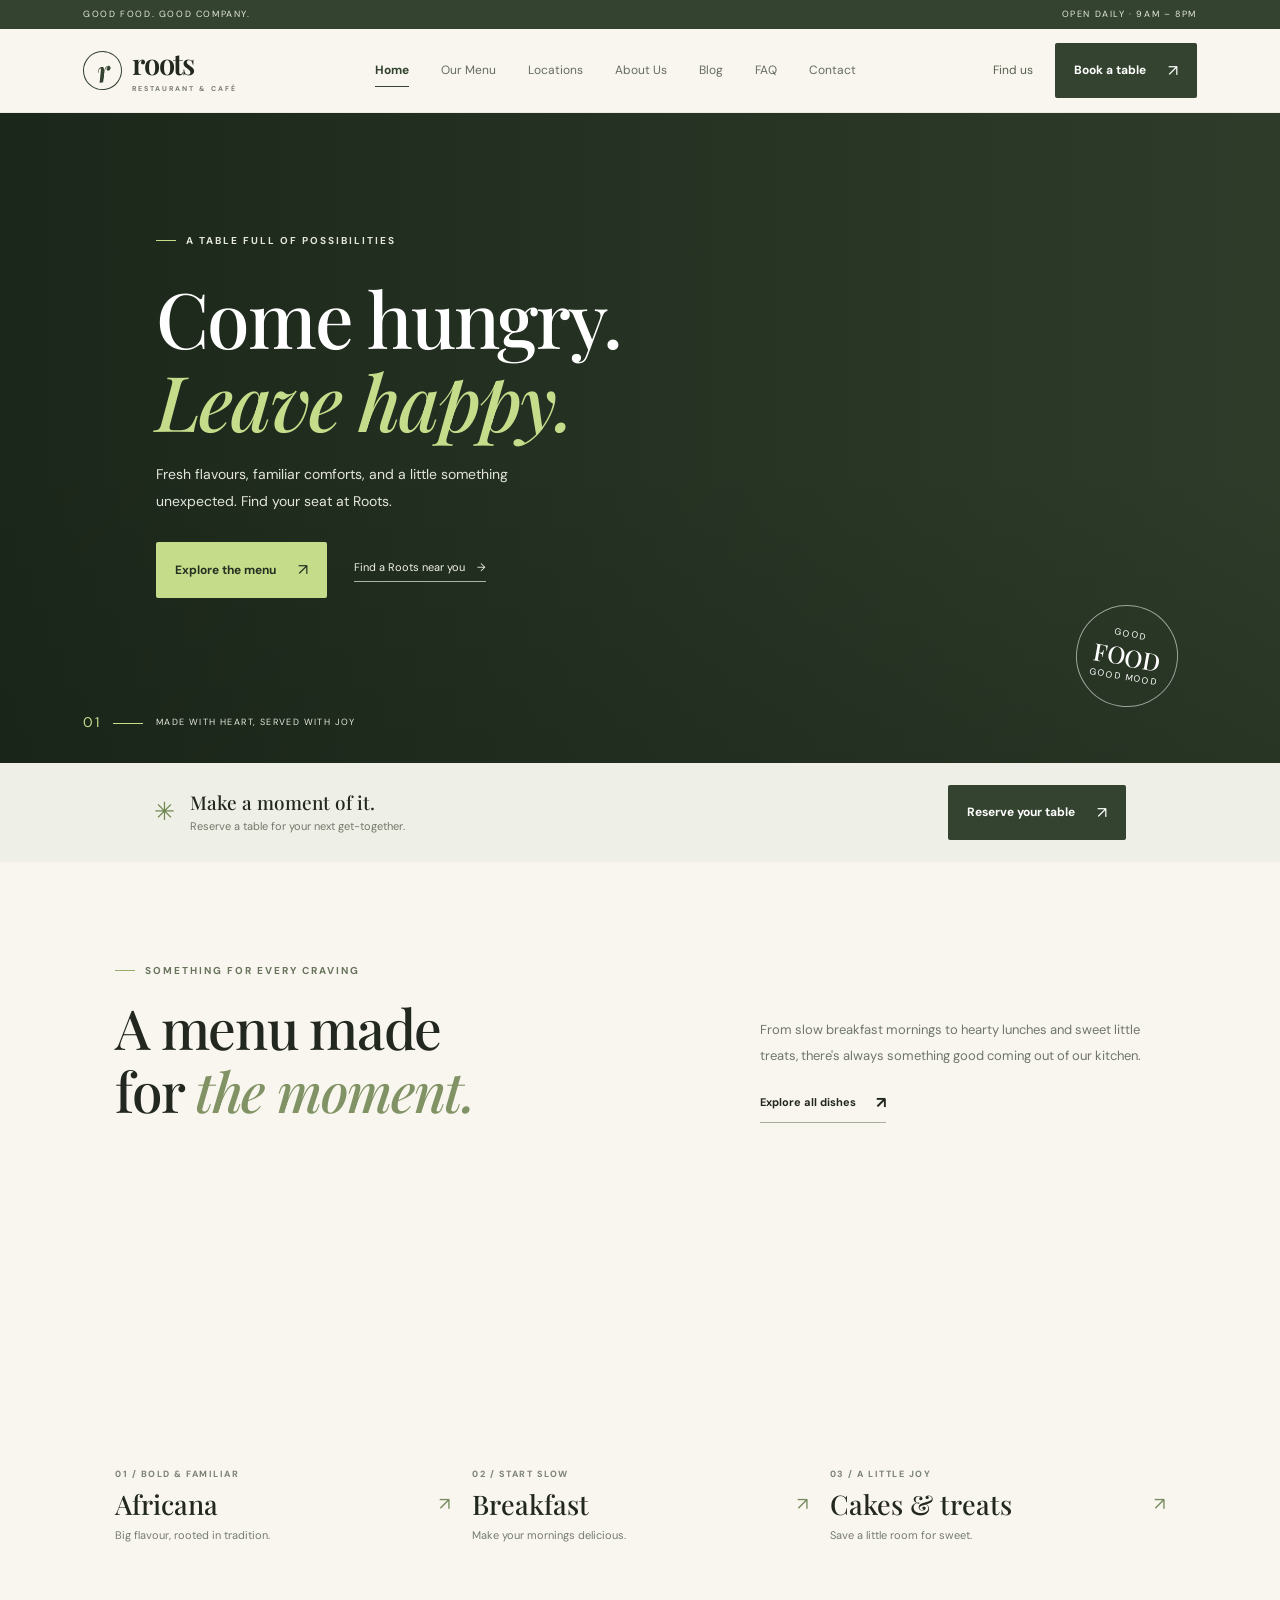
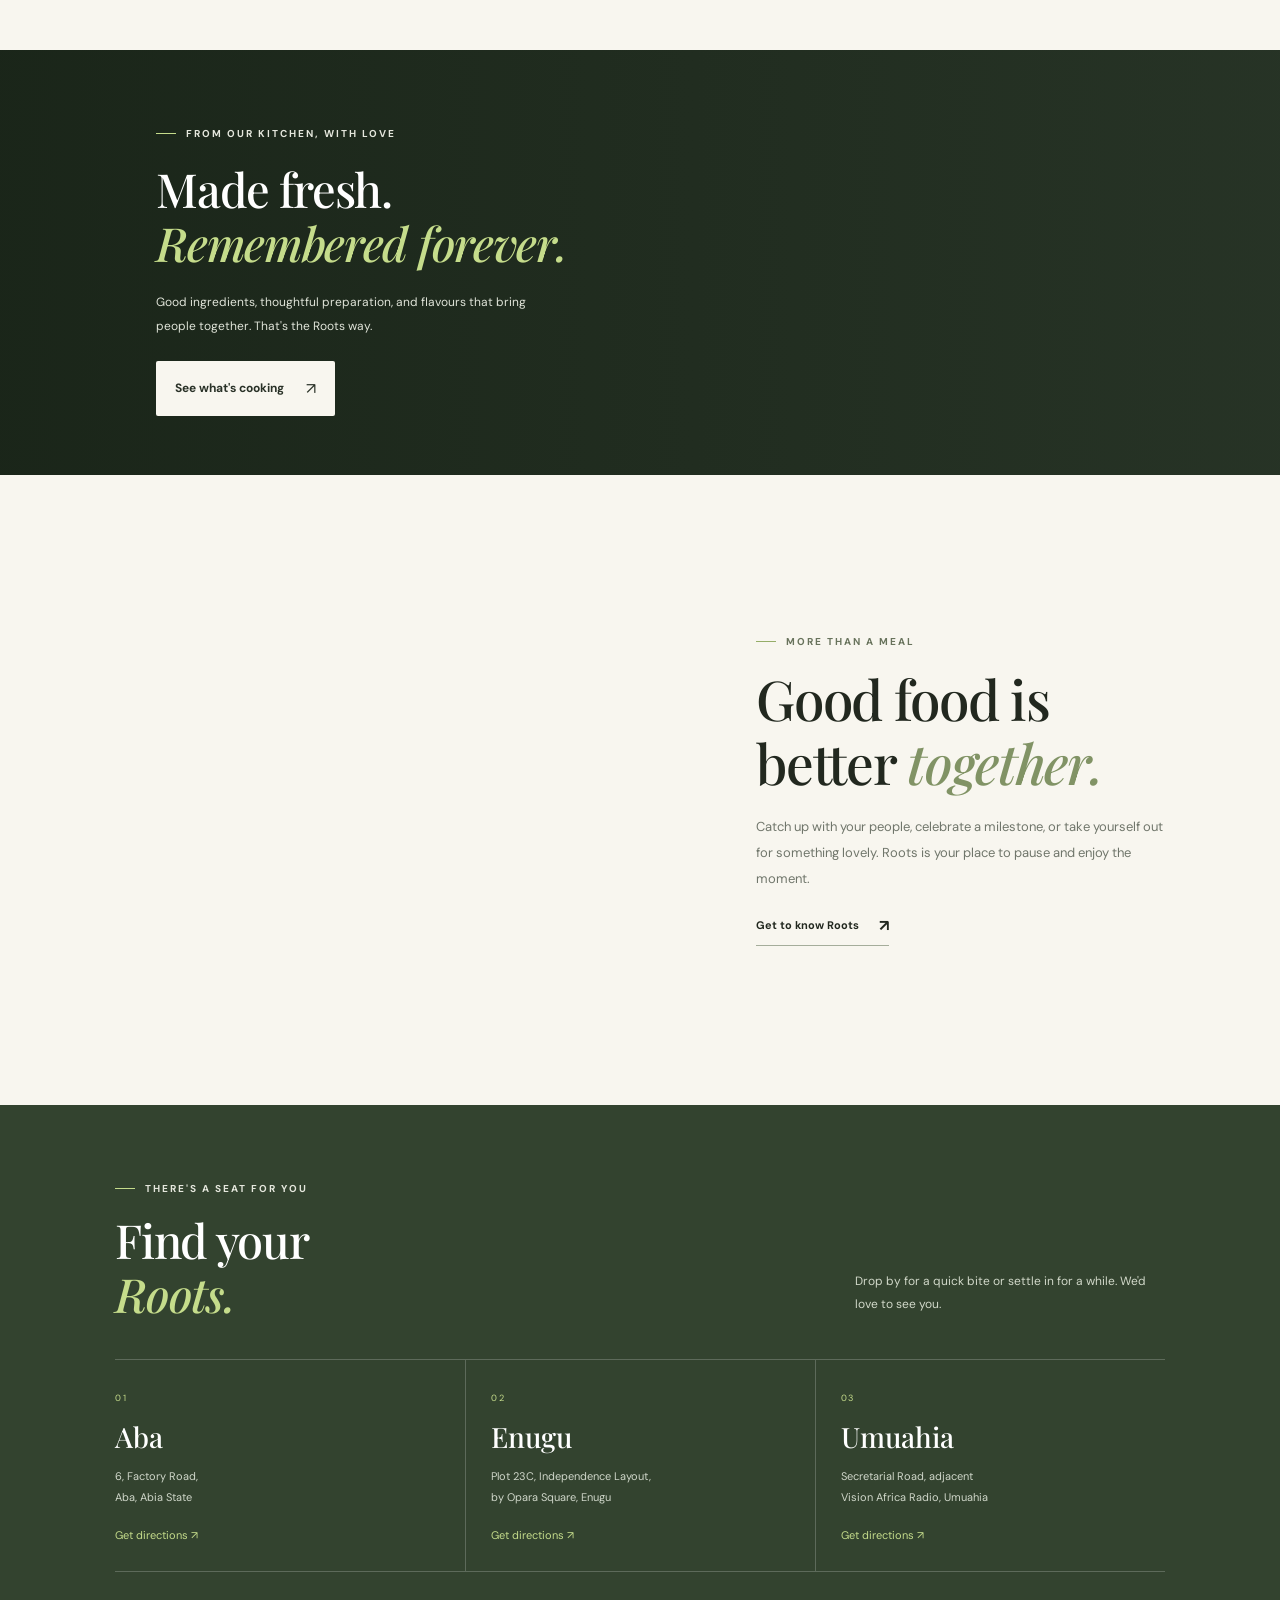
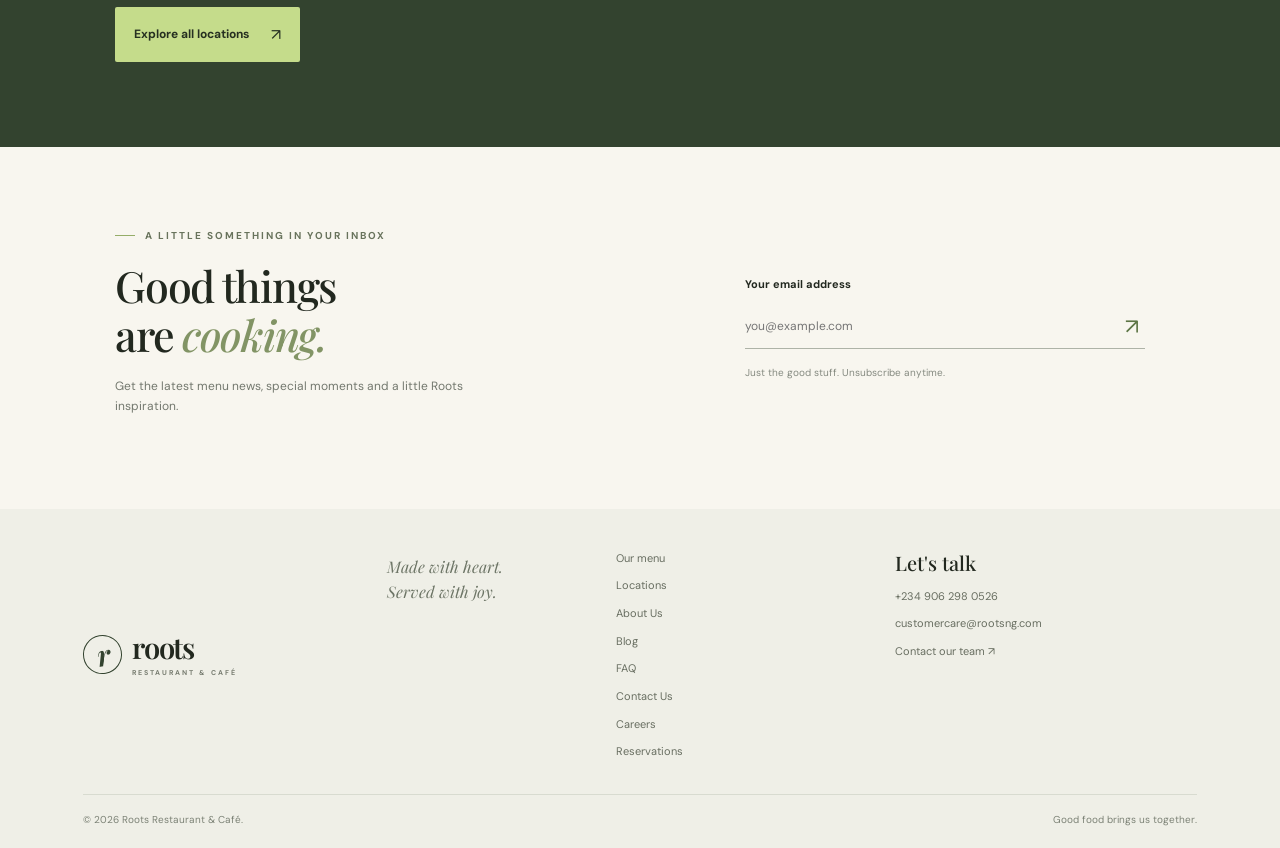
<file: index.html>
<!DOCTYPE html>
<html lang="en">
  <head>
    <meta charset="utf-8">
    <meta content="width=device-width,initial-scale=1" name="viewport">
    <meta content="Roots Restaurant &amp; Cafe — delicious food, warm hospitality and memorable moments." name="description">
    <title>Roots Restaurant & Café — Good food. Good company.</title>
    <link href="https://images.unsplash.com" rel="preconnect">
    <link href="style.css" rel="stylesheet">
    <script defer="" src="script.js"></script>
  </head>
  <body>
    <div class="announcement">
      <span>GOOD FOOD. GOOD COMPANY.</span>
      <span>OPEN DAILY · 9AM – 8PM</span>
    </div>
    <header class="header">
      <a class="logo" href="index.html">
        <span class="logo-leaf">r</span>
        <span>
          roots
          <small>RESTAURANT & CAFÉ</small>
        </span>
      </a>
      <button aria-expanded="false" aria-label="Open menu" class="menu-toggle">
        <i></i>
        <i></i>
        <i></i>
      </button>
      <nav class="nav">
        <a class="active" href="index.html">Home</a>
        <a href="menu.html">Our Menu</a>
        <a href="location.html">Locations</a>
        <a href="about.html">About Us</a>
        <a href="blog.html">Blog</a>
        <a href="faq.html">FAQ</a>
        <a href="contact.html">Contact</a>
        <a class="mobile-find-us" href="location.html">Find Us</a>
      </nav>
      <div class="header-cta">
        <a class="text-cta" href="location.html">Find us</a>
        <a class="button button-dark" href="reservation.html">
          Book a table
          <span>↗</span>
        </a>
      </div>
    </header>
    <main>
      <section class="hero">
        <div class="hero-bg"></div>
        <div class="hero-overlay"></div>
        <div class="hero-content">
          <div class="kicker kicker-light">
            <span></span>
            A TABLE FULL OF POSSIBILITIES
          </div>
          <h1>
            Come hungry.
            <br>
            <em>Leave happy.</em>
          </h1>
          <p>Fresh flavours, familiar comforts, and a little something unexpected. Find your seat at Roots.</p>
          <div class="hero-actions">
            <a class="button button-green" href="menu.html">
              Explore the menu
              <span>↗</span>
            </a>
            <a class="hero-link" href="location.html">
              Find a Roots near you
              <span>→</span>
            </a>
          </div>
        </div>
        <div class="hero-caption">
          <span>01</span>
          <span class="caption-line"></span>
          <span>MADE WITH HEART, SERVED WITH JOY</span>
        </div>
        <div class="hero-stamp">
          <span>GOOD</span>
          <b>FOOD</b>
          <span>GOOD MOOD</span>
        </div>
      </section>
      <section class="booking-strip">
        <div class="strip-copy">
          <span class="strip-icon">✳</span>
          <span>
            <b>Make a moment of it.</b>
            <small>Reserve a table for your next get-together.</small>
          </span>
        </div>
        <a class="button button-dark" href="reservation.html">
          Reserve your table
          <span>↗</span>
        </a>
      </section>
      <section class="section menu-intro">
        <div class="section-top">
          <div>
            <div class="kicker">
              <span></span>
              SOMETHING FOR EVERY CRAVING
            </div>
            <h2>
              A menu made
              <br>
              for
              <em>the moment.</em>
            </h2>
          </div>
          <div class="intro-text">
            <p>From slow breakfast mornings to hearty lunches and sweet little treats, there's always something good coming out of our kitchen.</p>
            <a class="under-link" href="menu.html">
              Explore all dishes
              <span>↗</span>
            </a>
          </div>
        </div>
        <div class="category-grid">
          <a class="category-card category-africana" href="menu.html#africana">
            <div class="category-img"></div>
            <span class="category-number">01 / BOLD & FAMILIAR</span>
            <div class="category-bottom">
              <h3>Africana</h3>
              <span>↗</span>
            </div>
            <p>Big flavour, rooted in tradition.</p>
          </a>
          <a class="category-card category-breakfast" href="menu.html#breakfast">
            <div class="category-img"></div>
            <span class="category-number">02 / START SLOW</span>
            <div class="category-bottom">
              <h3>Breakfast</h3>
              <span>↗</span>
            </div>
            <p>Make your mornings delicious.</p>
          </a>
          <a class="category-card category-cakes" href="menu.html#cakes">
            <div class="category-img"></div>
            <span class="category-number">03 / A LITTLE JOY</span>
            <div class="category-bottom">
              <h3>Cakes & treats</h3>
              <span>↗</span>
            </div>
            <p>Save a little room for sweet.</p>
          </a>
        </div>
      </section>
      <section class="specials">
        <div class="specials-image"></div>
        <div class="specials-content">
          <div class="kicker kicker-light">
            <span></span>
            FROM OUR KITCHEN, WITH LOVE
          </div>
          <h2>
            Made fresh.
            <br>
            <em>Remembered forever.</em>
          </h2>
          <p>Good ingredients, thoughtful preparation, and flavours that bring people together. That's the Roots way.</p>
          <a class="button button-light" href="menu.html">
            See what's cooking
            <span>↗</span>
          </a>
        </div>
      </section>
      <section class="section experience">
        <div class="experience-image"></div>
        <div class="experience-copy">
          <div class="kicker">
            <span></span>
            MORE THAN A MEAL
          </div>
          <h2>
            Good food is
            <br>
            better
            <em>together.</em>
          </h2>
          <p>Catch up with your people, celebrate a milestone, or take yourself out for something lovely. Roots is your place to pause and enjoy the moment.</p>
          <a class="under-link" href="about.html">
            Get to know Roots
            <span>↗</span>
          </a>
        </div>
      </section>
      <section class="locations">
        <div class="section">
          <div class="kicker kicker-light">
            <span></span>
            THERE'S A SEAT FOR YOU
          </div>
          <div class="location-heading">
            <h2>
              Find your
              <br>
              <em>Roots.</em>
            </h2>
            <p>Drop by for a quick bite or settle in for a while. We'd love to see you.</p>
          </div>
          <div class="location-grid">
            <article>
              <span class="location-num">01</span>
              <h3>Aba</h3>
              <p>
                6, Factory Road,
                <br>
                Aba, Abia State
              </p>
              <a href="location.html#aba">Get directions ↗</a>
            </article>
            <article>
              <span class="location-num">02</span>
              <h3>Enugu</h3>
              <p>
                Plot 23C, Independence Layout,
                <br>
                by Opara Square, Enugu
              </p>
              <a href="location.html#enugu">Get directions ↗</a>
            </article>
            <article>
              <span class="location-num">03</span>
              <h3>Umuahia</h3>
              <p>
                Secretarial Road, adjacent
                <br>
                Vision Africa Radio, Umuahia
              </p>
              <a href="location.html#umuahia">Get directions ↗</a>
            </article>
          </div>
          <a class="button button-green" href="location.html">
            Explore all locations
            <span>↗</span>
          </a>
        </div>
      </section>
      <section class="newsletter section">
        <div>
          <div class="kicker">
            <span></span>
            A LITTLE SOMETHING IN YOUR INBOX
          </div>
          <h2>
            Good things
            <br>
            are
            <em>cooking.</em>
          </h2>
          <p>Get the latest menu news, special moments and a little Roots inspiration.</p>
        </div>
        <form id="newsletter-form">
          <label for="email">Your email address</label>
          <div class="email-row">
            <input id="email" placeholder="you@example.com" required="" type="email">
            <button aria-label="Subscribe" type="submit">↗</button>
          </div>
          <small>Just the good stuff. Unsubscribe anytime.</small>
        </form>
      </section>
    </main>
    <footer class="footer">
      <div class="footer-main">
        <a class="logo" href="index.html">
          <span class="logo-leaf">r</span>
          <span>
            roots
            <small>RESTAURANT & CAFÉ</small>
          </span>
        </a>
        <p>
          Made with heart.
          <br>
          Served with joy.
        </p>
        <div class="footer-links">
          <a href="menu.html">Our menu</a>
          <a href="location.html">Locations</a>
          <a href="about.html">About Us</a>
          <a href="blog.html">Blog</a>
          <a href="faq.html">FAQ</a>
          <a href="contact.html">Contact Us</a>
          <a href="careers.html">Careers</a>
          <a href="reservation.html">Reservations</a>
        </div>
        <div class="footer-contact">
          <b>Let's talk</b>
          <a href="tel:+2349062980526">+234 906 298 0526</a>
          <a href="mailto:customercare@rootsng.com">customercare@rootsng.com</a>
          <a href="contact.html">Contact our team ↗</a>
        </div>
      </div>
      <div class="footer-bottom">
        <span>© 2026 Roots Restaurant & Café.</span>
        <span>Good food brings us together.</span>
      </div>
    </footer>
    <div aria-live="polite" class="toast" role="status"></div>
  </body>
</html>
</file>
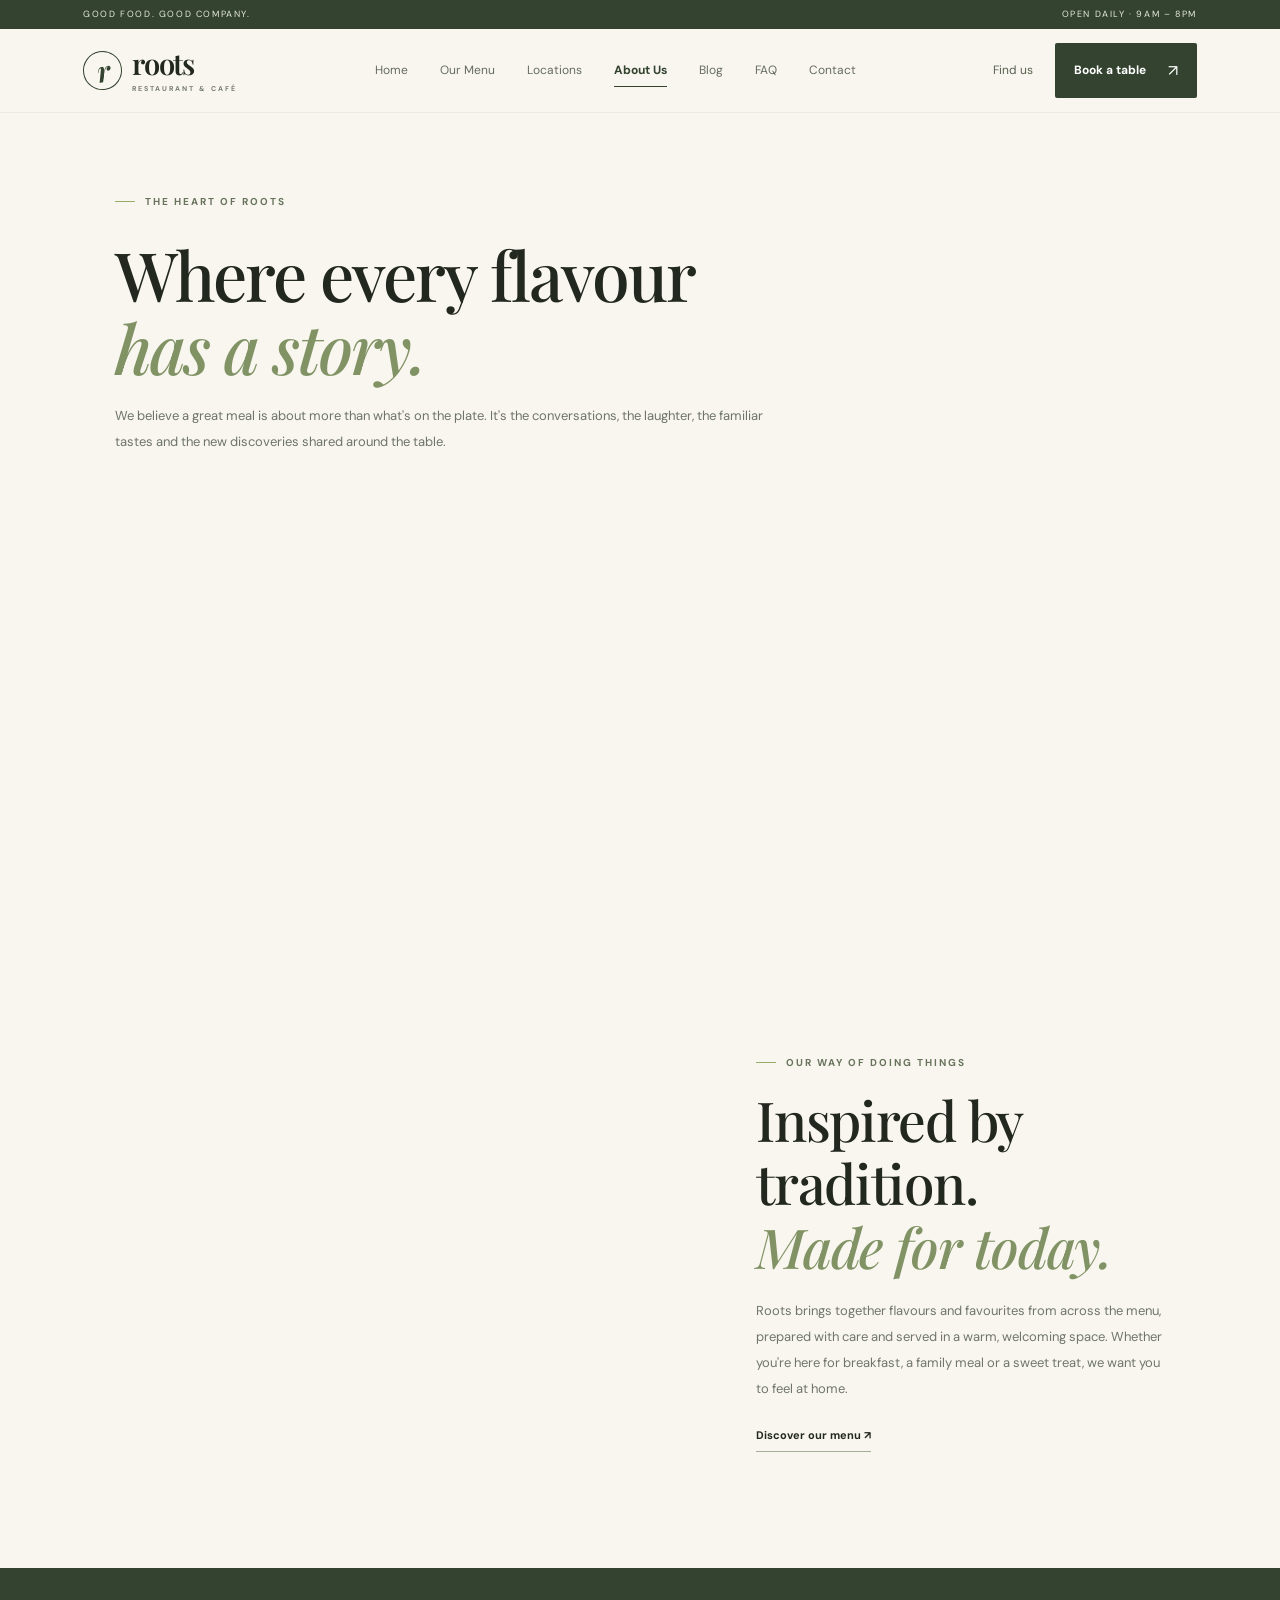
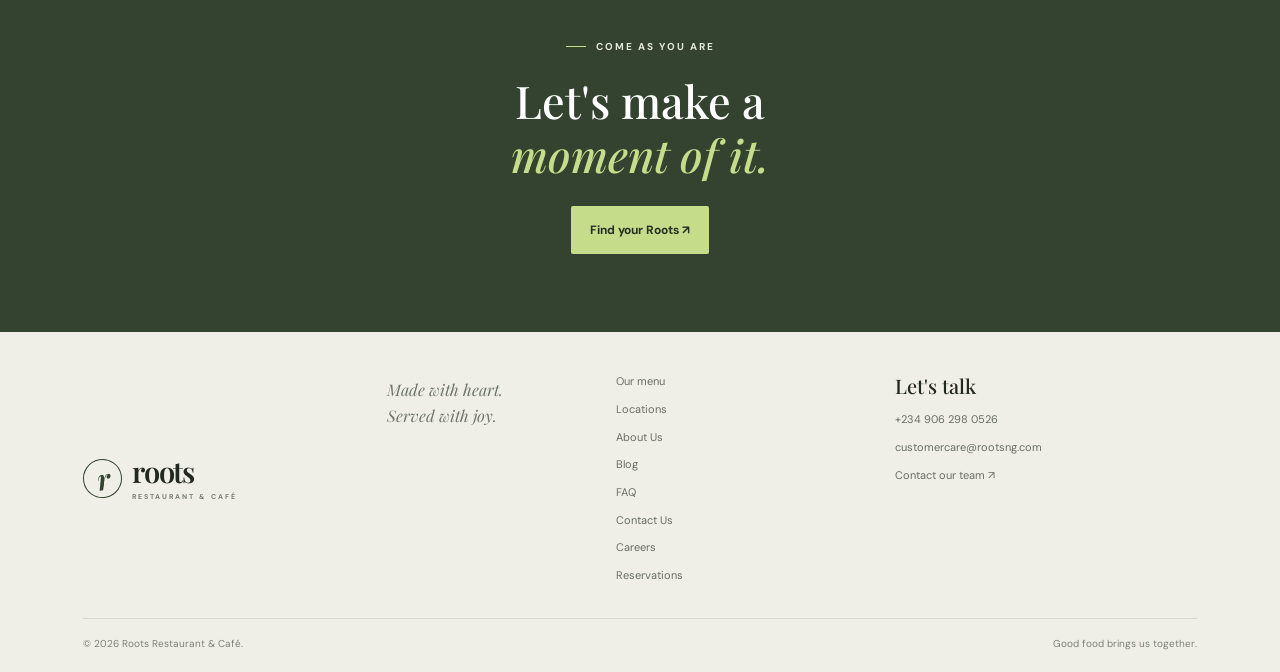
<file: about.html>
<!DOCTYPE html>
<html lang="en">
  <head>
    <meta charset="utf-8">
    <meta content="width=device-width,initial-scale=1" name="viewport">
    <title>Our Story — Roots Restaurant & Café</title>
    <link href="style.css" rel="stylesheet">
    <script defer="" src="script.js"></script>
  </head>
  <body>
    <div class="announcement">
      <span>GOOD FOOD. GOOD COMPANY.</span>
      <span>OPEN DAILY · 9AM – 8PM</span>
    </div>
    <header class="header">
      <a class="logo" href="index.html">
        <span class="logo-leaf">r</span>
        <span>
          roots
          <small>RESTAURANT & CAFÉ</small>
        </span>
      </a>
      <button aria-expanded="false" aria-label="Open menu" class="menu-toggle">
        <i></i>
        <i></i>
        <i></i>
      </button>
      <nav class="nav">
        <a href="index.html">Home</a>
        <a href="menu.html">Our Menu</a>
        <a href="location.html">Locations</a>
        <a class="active" href="about.html">About Us</a>
        <a href="blog.html">Blog</a>
        <a href="faq.html">FAQ</a>
        <a href="contact.html">Contact</a>
        <a class="mobile-find-us" href="location.html">Find Us</a>
      </nav>
      <div class="header-cta">
        <a class="text-cta" href="location.html">Find us</a>
        <a class="button button-dark" href="reservation.html">
          Book a table
          <span>↗</span>
        </a>
      </div>
    </header>
    <main>
      <section class="about-hero">
        <div class="kicker">
          <span></span>
          THE HEART OF ROOTS
        </div>
        <h1>
          Where every flavour
          <br>
          <em>has a story.</em>
        </h1>
        <p>We believe a great meal is about more than what's on the plate. It's the conversations, the laughter, the familiar tastes and the new discoveries shared around the table.</p>
        <div class="about-wide-image"></div>
      </section>
      <section class="section experience about-experience">
        <div class="experience-image"></div>
        <div class="experience-copy">
          <div class="kicker">
            <span></span>
            OUR WAY OF DOING THINGS
          </div>
          <h2>
            Inspired by tradition.
            <br>
            <em>Made for today.</em>
          </h2>
          <p>Roots brings together flavours and favourites from across the menu, prepared with care and served in a warm, welcoming space. Whether you're here for breakfast, a family meal or a sweet treat, we want you to feel at home.</p>
          <a class="under-link" href="menu.html">Discover our menu ↗</a>
        </div>
      </section>
      <section class="callout">
        <div class="kicker kicker-light">
          <span></span>
          COME AS YOU ARE
        </div>
        <h2>
          Let's make a
          <br>
          <em>moment of it.</em>
        </h2>
        <a class="button button-green" href="location.html">Find your Roots ↗</a>
      </section>
    </main>
    <footer class="footer">
      <div class="footer-main">
        <a class="logo" href="index.html">
          <span class="logo-leaf">r</span>
          <span>
            roots
            <small>RESTAURANT & CAFÉ</small>
          </span>
        </a>
        <p>
          Made with heart.
          <br>
          Served with joy.
        </p>
        <div class="footer-links">
          <a href="menu.html">Our menu</a>
          <a href="location.html">Locations</a>
          <a href="about.html">About Us</a>
          <a href="blog.html">Blog</a>
          <a href="faq.html">FAQ</a>
          <a href="contact.html">Contact Us</a>
          <a href="careers.html">Careers</a>
          <a href="reservation.html">Reservations</a>
        </div>
        <div class="footer-contact">
          <b>Let's talk</b>
          <a href="tel:+2349062980526">+234 906 298 0526</a>
          <a href="mailto:customercare@rootsng.com">customercare@rootsng.com</a>
          <a href="contact.html">Contact our team ↗</a>
        </div>
      </div>
      <div class="footer-bottom">
        <span>© 2026 Roots Restaurant & Café.</span>
        <span>Good food brings us together.</span>
      </div>
    </footer>
    <div aria-live="polite" class="toast" role="status"></div>
  </body>
</html>
</file>
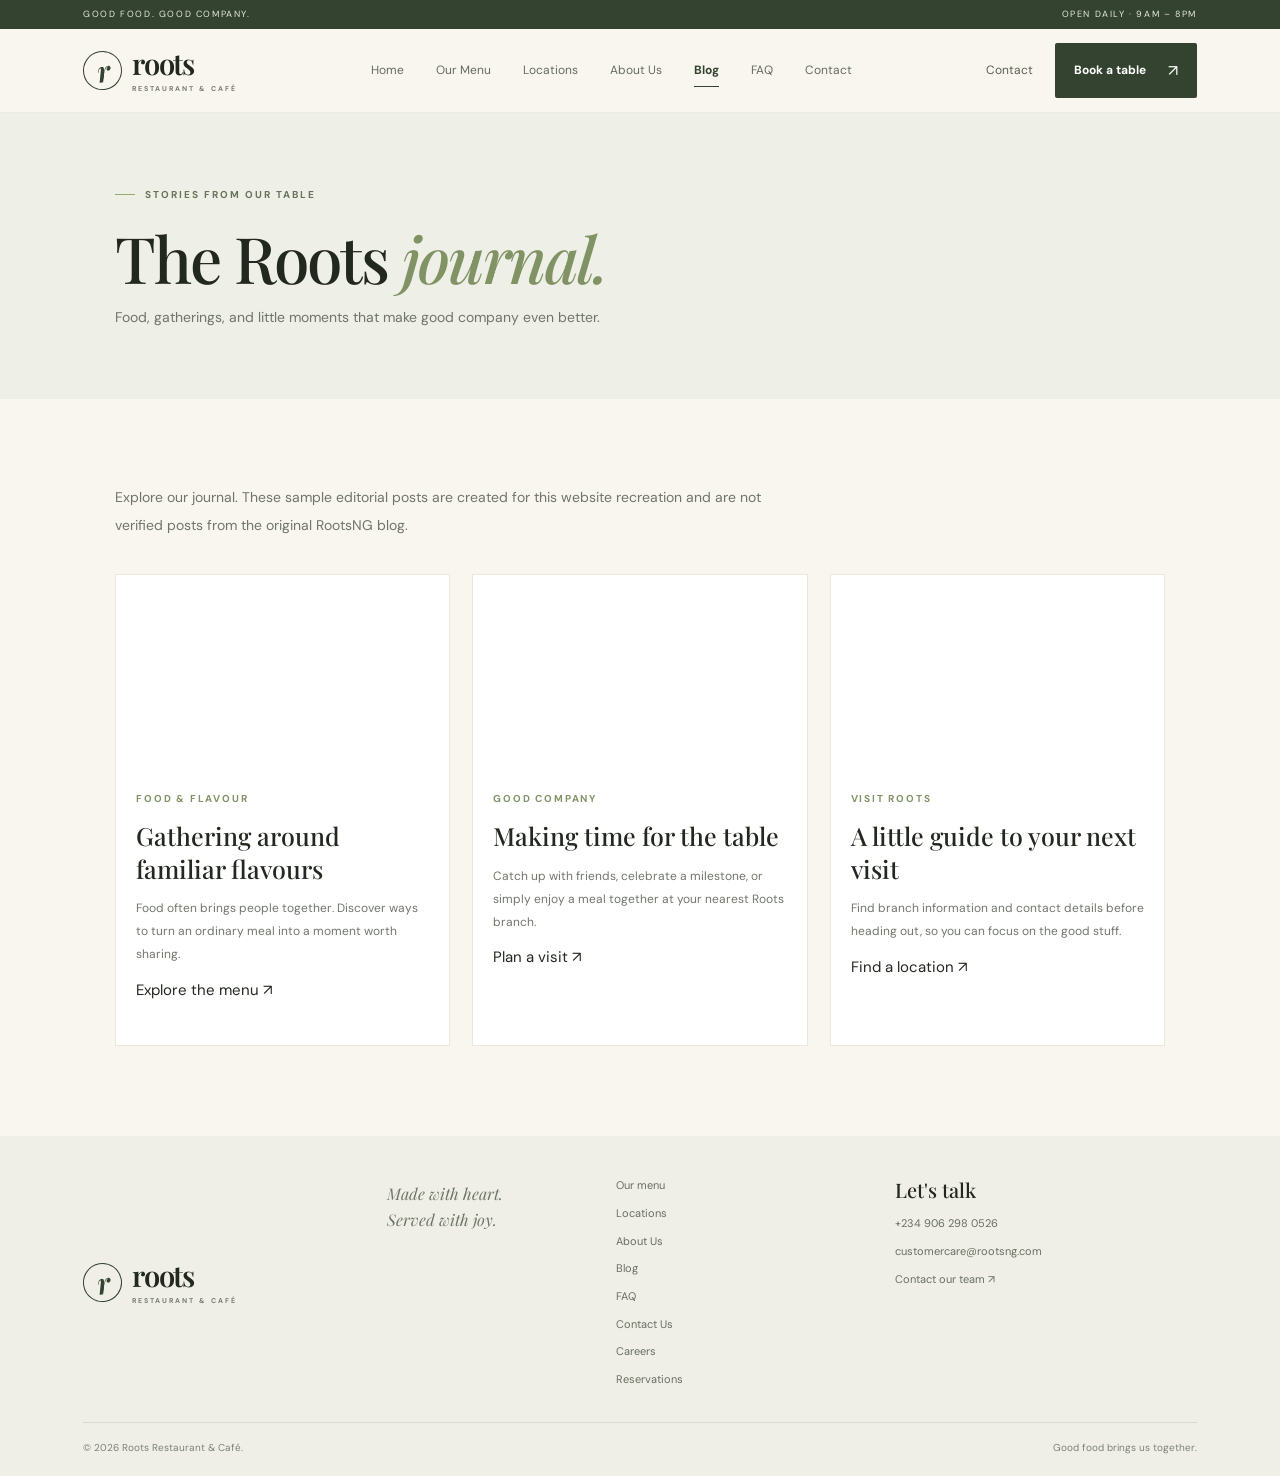
<file: blog.html>
<!DOCTYPE html>
<html lang="en">
  <head>
    <meta charset="utf-8">
    <meta content="width=device-width,initial-scale=1" name="viewport">
    <meta content="Roots Journal — Roots Restaurant &amp; Café" name="description">
    <title>Roots Journal — Roots Restaurant & Café</title>
    <link href="style.css" rel="stylesheet">
    <script defer="" src="script.js"></script>
  </head>
  <body>
    <div class="announcement">
      <span>GOOD FOOD. GOOD COMPANY.</span>
      <span>OPEN DAILY · 9AM – 8PM</span>
    </div>
    <header class="header">
      <a class="logo" href="index.html">
        <span class="logo-leaf">r</span>
        <span>
          roots
          <small>RESTAURANT & CAFÉ</small>
        </span>
      </a>
      <button aria-expanded="false" aria-label="Open menu" class="menu-toggle">
        <i></i>
        <i></i>
        <i></i>
      </button>
      <nav class="nav">
        <a href="index.html">Home</a>
        <a href="menu.html">Our Menu</a>
        <a href="location.html">Locations</a>
        <a href="about.html">About Us</a>
        <a class="active" href="blog.html">Blog</a>
        <a href="faq.html">FAQ</a>
        <a href="contact.html">Contact</a>
        <a class="mobile-find-us" href="location.html">Find Us</a>
      </nav>
      <div class="header-cta">
        <a class="text-cta" href="contact.html">Contact</a>
        <a class="button button-dark" href="reservation.html">
          Book a table
          <span>↗</span>
        </a>
      </div>
    </header>
    <main>
      <section class="page-hero">
        <div class="kicker">
          <span></span>
          STORIES FROM OUR TABLE
        </div>
        <h1>
          The Roots
          <em>journal.</em>
        </h1>
        <p>Food, gatherings, and little moments that make good company even better.</p>
      </section>
      <section class="page-content">
        <p class="page-lead">Explore our journal. These sample editorial posts are created for this website recreation and are not verified posts from the original RootsNG blog.</p>
        <div class="content-grid">
          <article class="blog-card">
            <div class="blog-image" style="background-image:url('https://images.unsplash.com/photo-1547592180-85f173990554?auto=format&amp;fit=crop&amp;w=900&amp;q=85')"></div>
            <div>
              <span class="eyebrow">FOOD & FLAVOUR</span>
              <h2>Gathering around familiar flavours</h2>
              <p>Food often brings people together. Discover ways to turn an ordinary meal into a moment worth sharing.</p>
              <a href="menu.html">Explore the menu ↗</a>
            </div>
          </article>
          <article class="blog-card">
            <div class="blog-image" style="background-image:url('https://images.unsplash.com/photo-1517248135467-4c7edcad34c4?auto=format&amp;fit=crop&amp;w=900&amp;q=85')"></div>
            <div>
              <span class="eyebrow">GOOD COMPANY</span>
              <h2>Making time for the table</h2>
              <p>Catch up with friends, celebrate a milestone, or simply enjoy a meal together at your nearest Roots branch.</p>
              <a href="reservation.html">Plan a visit ↗</a>
            </div>
          </article>
          <article class="blog-card">
            <div class="blog-image" style="background-image:url('https://images.unsplash.com/photo-1559339352-11d035aa65de?auto=format&amp;fit=crop&amp;w=900&amp;q=85')"></div>
            <div>
              <span class="eyebrow">VISIT ROOTS</span>
              <h2>A little guide to your next visit</h2>
              <p>Find branch information and contact details before heading out, so you can focus on the good stuff.</p>
              <a href="location.html">Find a location ↗</a>
            </div>
          </article>
        </div>
      </section>
    </main>
    <footer class="footer">
      <div class="footer-main">
        <a class="logo" href="index.html">
          <span class="logo-leaf">r</span>
          <span>
            roots
            <small>RESTAURANT & CAFÉ</small>
          </span>
        </a>
        <p>
          Made with heart.
          <br>
          Served with joy.
        </p>
        <div class="footer-links">
          <a href="menu.html">Our menu</a>
          <a href="location.html">Locations</a>
          <a href="about.html">About Us</a>
          <a href="blog.html">Blog</a>
          <a href="faq.html">FAQ</a>
          <a href="contact.html">Contact Us</a>
          <a href="careers.html">Careers</a>
          <a href="reservation.html">Reservations</a>
        </div>
        <div class="footer-contact">
          <b>Let's talk</b>
          <a href="tel:+2349062980526">+234 906 298 0526</a>
          <a href="mailto:customercare@rootsng.com">customercare@rootsng.com</a>
          <a href="contact.html">Contact our team ↗</a>
        </div>
      </div>
      <div class="footer-bottom">
        <span>© 2026 Roots Restaurant & Café.</span>
        <span>Good food brings us together.</span>
      </div>
    </footer>
    <div aria-live="polite" class="toast" role="status"></div>
  </body>
</html>
</file>
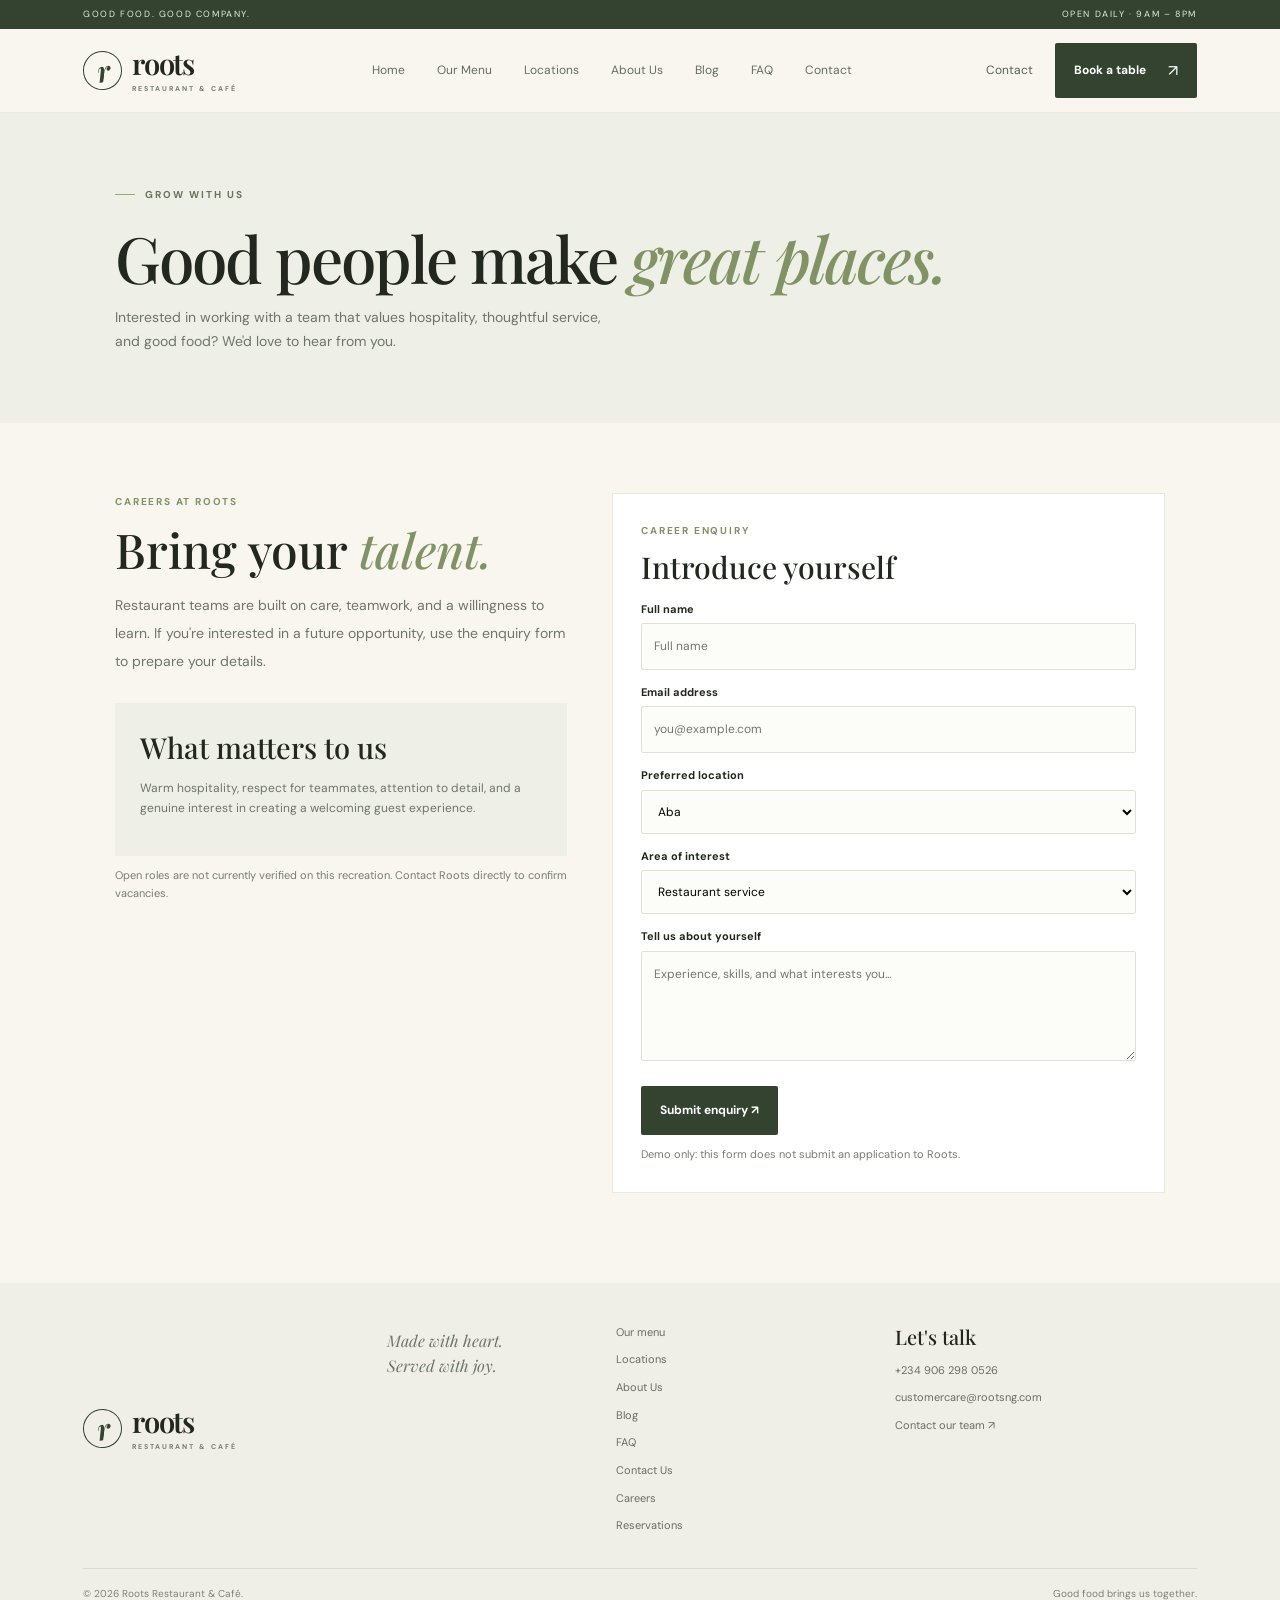
<file: careers.html>
<!DOCTYPE html>
<html lang="en">
  <head>
    <meta charset="utf-8">
    <meta content="width=device-width,initial-scale=1" name="viewport">
    <meta content="Careers — Roots Restaurant &amp; Café" name="description">
    <title>Careers — Roots Restaurant & Café</title>
    <link href="style.css" rel="stylesheet">
    <script defer="" src="script.js"></script>
  </head>
  <body>
    <div class="announcement">
      <span>GOOD FOOD. GOOD COMPANY.</span>
      <span>OPEN DAILY · 9AM – 8PM</span>
    </div>
    <header class="header">
      <a class="logo" href="index.html">
        <span class="logo-leaf">r</span>
        <span>
          roots
          <small>RESTAURANT & CAFÉ</small>
        </span>
      </a>
      <button aria-expanded="false" aria-label="Open menu" class="menu-toggle">
        <i></i>
        <i></i>
        <i></i>
      </button>
      <nav class="nav">
        <a href="index.html">Home</a>
        <a href="menu.html">Our Menu</a>
        <a href="location.html">Locations</a>
        <a href="about.html">About Us</a>
        <a href="blog.html">Blog</a>
        <a href="faq.html">FAQ</a>
        <a href="contact.html">Contact</a>
        <a class="mobile-find-us" href="location.html">Find Us</a>
      </nav>
      <div class="header-cta">
        <a class="text-cta" href="contact.html">Contact</a>
        <a class="button button-dark" href="reservation.html">
          Book a table
          <span>↗</span>
        </a>
      </div>
    </header>
    <main>
      <section class="page-hero">
        <div class="kicker">
          <span></span>
          GROW WITH US
        </div>
        <h1>
          Good people make
          <em>great places.</em>
        </h1>
        <p>Interested in working with a team that values hospitality, thoughtful service, and good food? We'd love to hear from you.</p>
      </section>
      <section class="page-content">
        <div class="contact-grid">
          <div>
            <div class="eyebrow">CAREERS AT ROOTS</div>
            <h2 style="font:500 clamp(34px,4vw,48px)/1.15 var(--serif);margin:12px 0">
              Bring your
              <em style="color:#819365">talent.</em>
            </h2>
            <p class="page-lead">Restaurant teams are built on care, teamwork, and a willingness to learn. If you're interested in a future opportunity, use the enquiry form to prepare your details.</p>
            <div class="career-note">
              <h2>What matters to us</h2>
              <p>Warm hospitality, respect for teammates, attention to detail, and a genuine interest in creating a welcoming guest experience.</p>
            </div>
            <p class="form-note">Open roles are not currently verified on this recreation. Contact Roots directly to confirm vacancies.</p>
          </div>
          <form class="simple-form" id="careers-form">
            <div class="eyebrow">CAREER ENQUIRY</div>
            <h2 style="font:500 30px var(--serif);margin:8px 0">Introduce yourself</h2>
            <label for="career-name">Full name</label>
            <input id="career-name" name="name" placeholder="Full name" required="">
            <label for="career-email">Email address</label>
            <input id="career-email" name="email" placeholder="you@example.com" required="" type="email">
            <label for="career-location">Preferred location</label>
            <select id="career-location" name="location">
              <option>Aba</option>
              <option>Enugu</option>
              <option>Umuahia</option>
              <option>Any location</option>
            </select>
            <label for="career-role">Area of interest</label>
            <select id="career-role" name="role">
              <option>Restaurant service</option>
              <option>Kitchen</option>
              <option>Management</option>
              <option>Other</option>
            </select>
            <label for="career-message">Tell us about yourself</label>
            <textarea id="career-message" name="message" placeholder="Experience, skills, and what interests you..." required=""></textarea>
            <button class="button button-dark" type="submit">Submit enquiry ↗</button>
            <p class="form-note">Demo only: this form does not submit an application to Roots.</p>
          </form>
        </div>
      </section>
    </main>
    <footer class="footer">
      <div class="footer-main">
        <a class="logo" href="index.html">
          <span class="logo-leaf">r</span>
          <span>
            roots
            <small>RESTAURANT & CAFÉ</small>
          </span>
        </a>
        <p>
          Made with heart.
          <br>
          Served with joy.
        </p>
        <div class="footer-links">
          <a href="menu.html">Our menu</a>
          <a href="location.html">Locations</a>
          <a href="about.html">About Us</a>
          <a href="blog.html">Blog</a>
          <a href="faq.html">FAQ</a>
          <a href="contact.html">Contact Us</a>
          <a href="careers.html">Careers</a>
          <a href="reservation.html">Reservations</a>
        </div>
        <div class="footer-contact">
          <b>Let's talk</b>
          <a href="tel:+2349062980526">+234 906 298 0526</a>
          <a href="mailto:customercare@rootsng.com">customercare@rootsng.com</a>
          <a href="contact.html">Contact our team ↗</a>
        </div>
      </div>
      <div class="footer-bottom">
        <span>© 2026 Roots Restaurant & Café.</span>
        <span>Good food brings us together.</span>
      </div>
    </footer>
    <div aria-live="polite" class="toast" role="status"></div>
  </body>
</html>
</file>
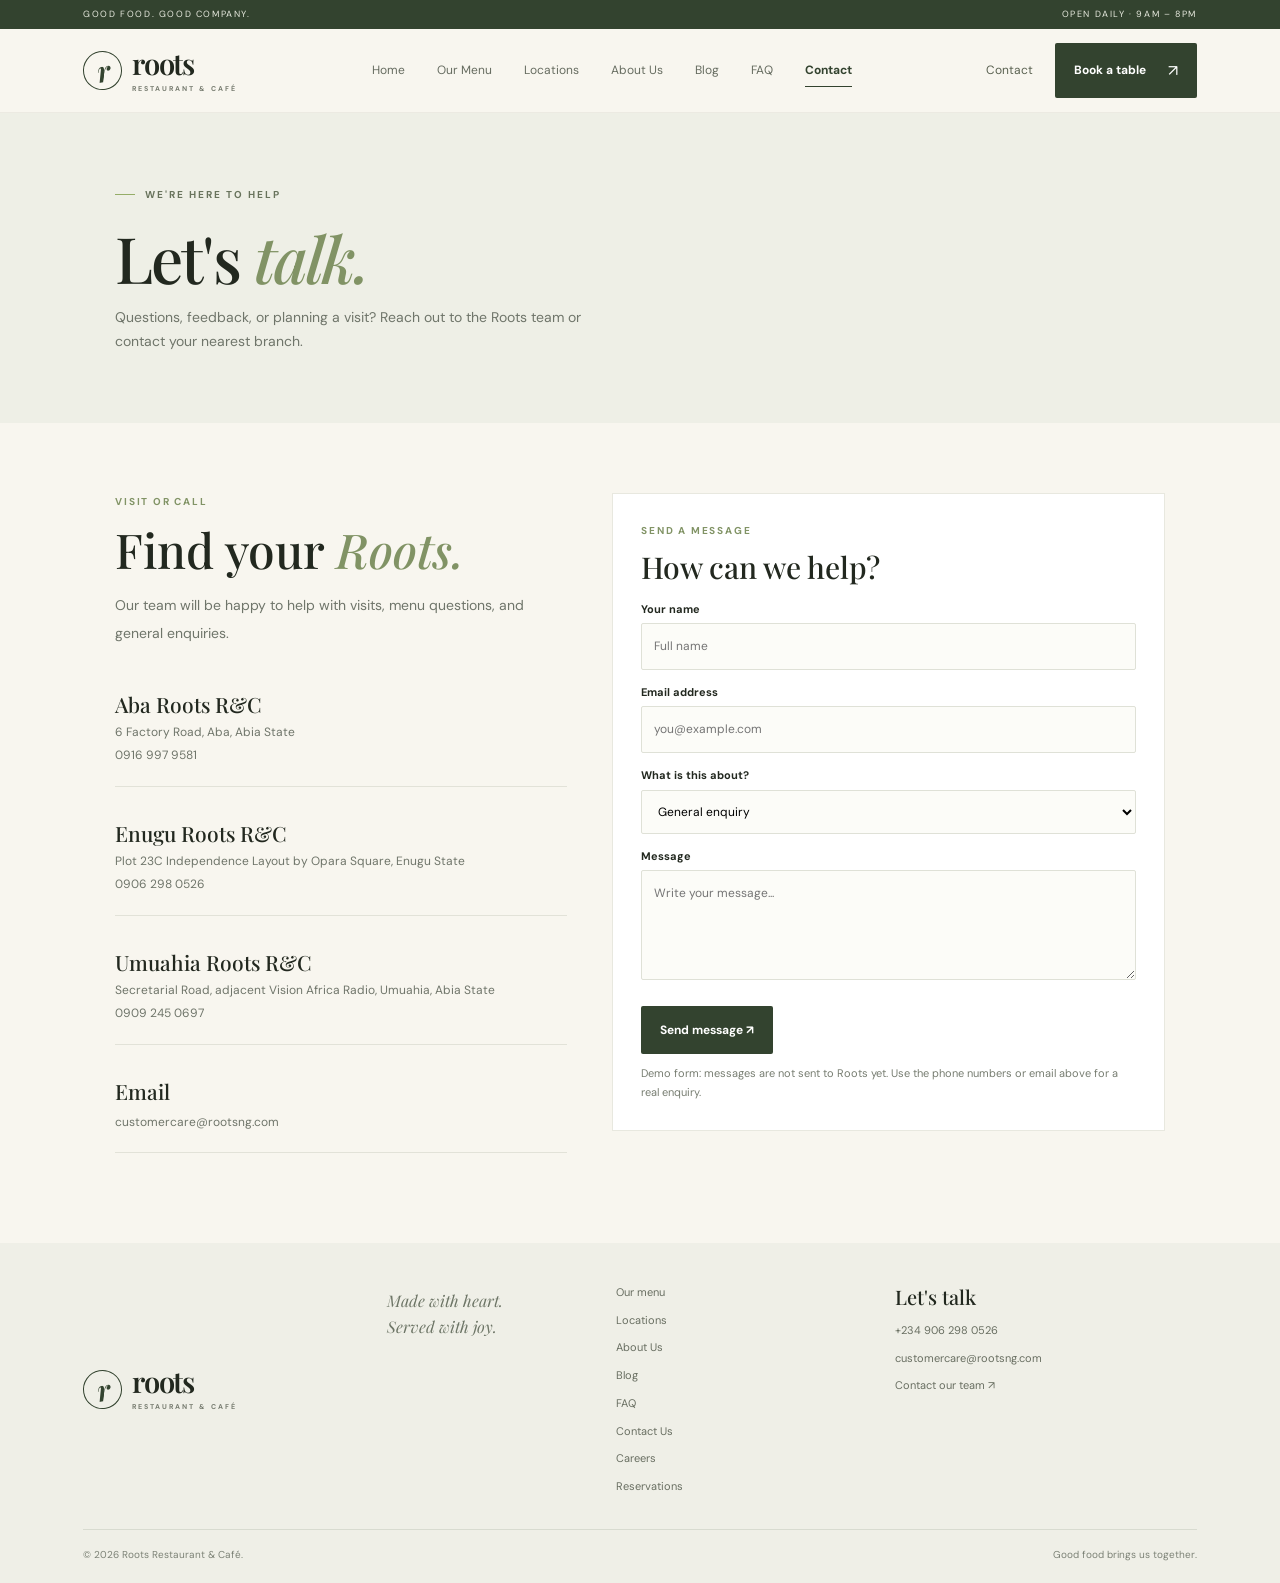
<file: contact.html>
<!DOCTYPE html>
<html lang="en">
  <head>
    <meta charset="utf-8">
    <meta content="width=device-width,initial-scale=1" name="viewport">
    <meta content="Contact Us — Roots Restaurant &amp; Café" name="description">
    <title>Contact Us — Roots Restaurant & Café</title>
    <link href="style.css" rel="stylesheet">
    <script defer="" src="script.js"></script>
  </head>
  <body>
    <div class="announcement">
      <span>GOOD FOOD. GOOD COMPANY.</span>
      <span>OPEN DAILY · 9AM – 8PM</span>
    </div>
    <header class="header">
      <a class="logo" href="index.html">
        <span class="logo-leaf">r</span>
        <span>
          roots
          <small>RESTAURANT & CAFÉ</small>
        </span>
      </a>
      <button aria-expanded="false" aria-label="Open menu" class="menu-toggle">
        <i></i>
        <i></i>
        <i></i>
      </button>
      <nav class="nav">
        <a href="index.html">Home</a>
        <a href="menu.html">Our Menu</a>
        <a href="location.html">Locations</a>
        <a href="about.html">About Us</a>
        <a href="blog.html">Blog</a>
        <a href="faq.html">FAQ</a>
        <a class="active" href="contact.html">Contact</a>
        <a class="mobile-find-us" href="location.html">Find Us</a>
      </nav>
      <div class="header-cta">
        <a class="text-cta" href="contact.html">Contact</a>
        <a class="button button-dark" href="reservation.html">
          Book a table
          <span>↗</span>
        </a>
      </div>
    </header>
    <main>
      <section class="page-hero">
        <div class="kicker">
          <span></span>
          WE'RE HERE TO HELP
        </div>
        <h1>
          Let's
          <em>talk.</em>
        </h1>
        <p>Questions, feedback, or planning a visit? Reach out to the Roots team or contact your nearest branch.</p>
      </section>
      <section class="page-content contact-grid">
        <div>
          <div class="eyebrow">VISIT OR CALL</div>
          <h2 style="font:500 clamp(34px,4vw,48px)/1.15 var(--serif);margin:12px 0">
            Find your
            <em style="color:#819365">Roots.</em>
          </h2>
          <p class="page-lead">Our team will be happy to help with visits, menu questions, and general enquiries.</p>
          <div class="contact-list">
            <div class="contact-item">
              <b>Aba Roots R&C</b>
              <p>6 Factory Road, Aba, Abia State</p>
              <a href="tel:+2349169979581">0916 997 9581</a>
            </div>
            <div class="contact-item">
              <b>Enugu Roots R&C</b>
              <p>Plot 23C Independence Layout by Opara Square, Enugu State</p>
              <a href="tel:+2349062980526">0906 298 0526</a>
            </div>
            <div class="contact-item">
              <b>Umuahia Roots R&C</b>
              <p>Secretarial Road, adjacent Vision Africa Radio, Umuahia, Abia State</p>
              <a href="tel:+2349092450697">0909 245 0697</a>
            </div>
            <div class="contact-item">
              <b>Email</b>
              <a href="mailto:customercare@rootsng.com">customercare@rootsng.com</a>
            </div>
          </div>
        </div>
        <form class="simple-form" id="contact-form">
          <div class="eyebrow">SEND A MESSAGE</div>
          <h2 style="font:500 30px var(--serif);margin:8px 0">How can we help?</h2>
          <label for="contact-name">Your name</label>
          <input id="contact-name" name="name" placeholder="Full name" required="">
          <label for="contact-email">Email address</label>
          <input id="contact-email" name="email" placeholder="you@example.com" required="" type="email">
          <label for="contact-topic">What is this about?</label>
          <select id="contact-topic" name="topic">
            <option>General enquiry</option>
            <option>Feedback</option>
            <option>Menu question</option>
            <option>Private event</option>
          </select>
          <label for="contact-message">Message</label>
          <textarea id="contact-message" name="message" placeholder="Write your message..." required=""></textarea>
          <button class="button button-dark" type="submit">Send message ↗</button>
          <p class="form-note">Demo form: messages are not sent to Roots yet. Use the phone numbers or email above for a real enquiry.</p>
        </form>
      </section>
    </main>
    <footer class="footer">
      <div class="footer-main">
        <a class="logo" href="index.html">
          <span class="logo-leaf">r</span>
          <span>
            roots
            <small>RESTAURANT & CAFÉ</small>
          </span>
        </a>
        <p>
          Made with heart.
          <br>
          Served with joy.
        </p>
        <div class="footer-links">
          <a href="menu.html">Our menu</a>
          <a href="location.html">Locations</a>
          <a href="about.html">About Us</a>
          <a href="blog.html">Blog</a>
          <a href="faq.html">FAQ</a>
          <a href="contact.html">Contact Us</a>
          <a href="careers.html">Careers</a>
          <a href="reservation.html">Reservations</a>
        </div>
        <div class="footer-contact">
          <b>Let's talk</b>
          <a href="tel:+2349062980526">+234 906 298 0526</a>
          <a href="mailto:customercare@rootsng.com">customercare@rootsng.com</a>
          <a href="contact.html">Contact our team ↗</a>
        </div>
      </div>
      <div class="footer-bottom">
        <span>© 2026 Roots Restaurant & Café.</span>
        <span>Good food brings us together.</span>
      </div>
    </footer>
    <div aria-live="polite" class="toast" role="status"></div>
  </body>
</html>
</file>
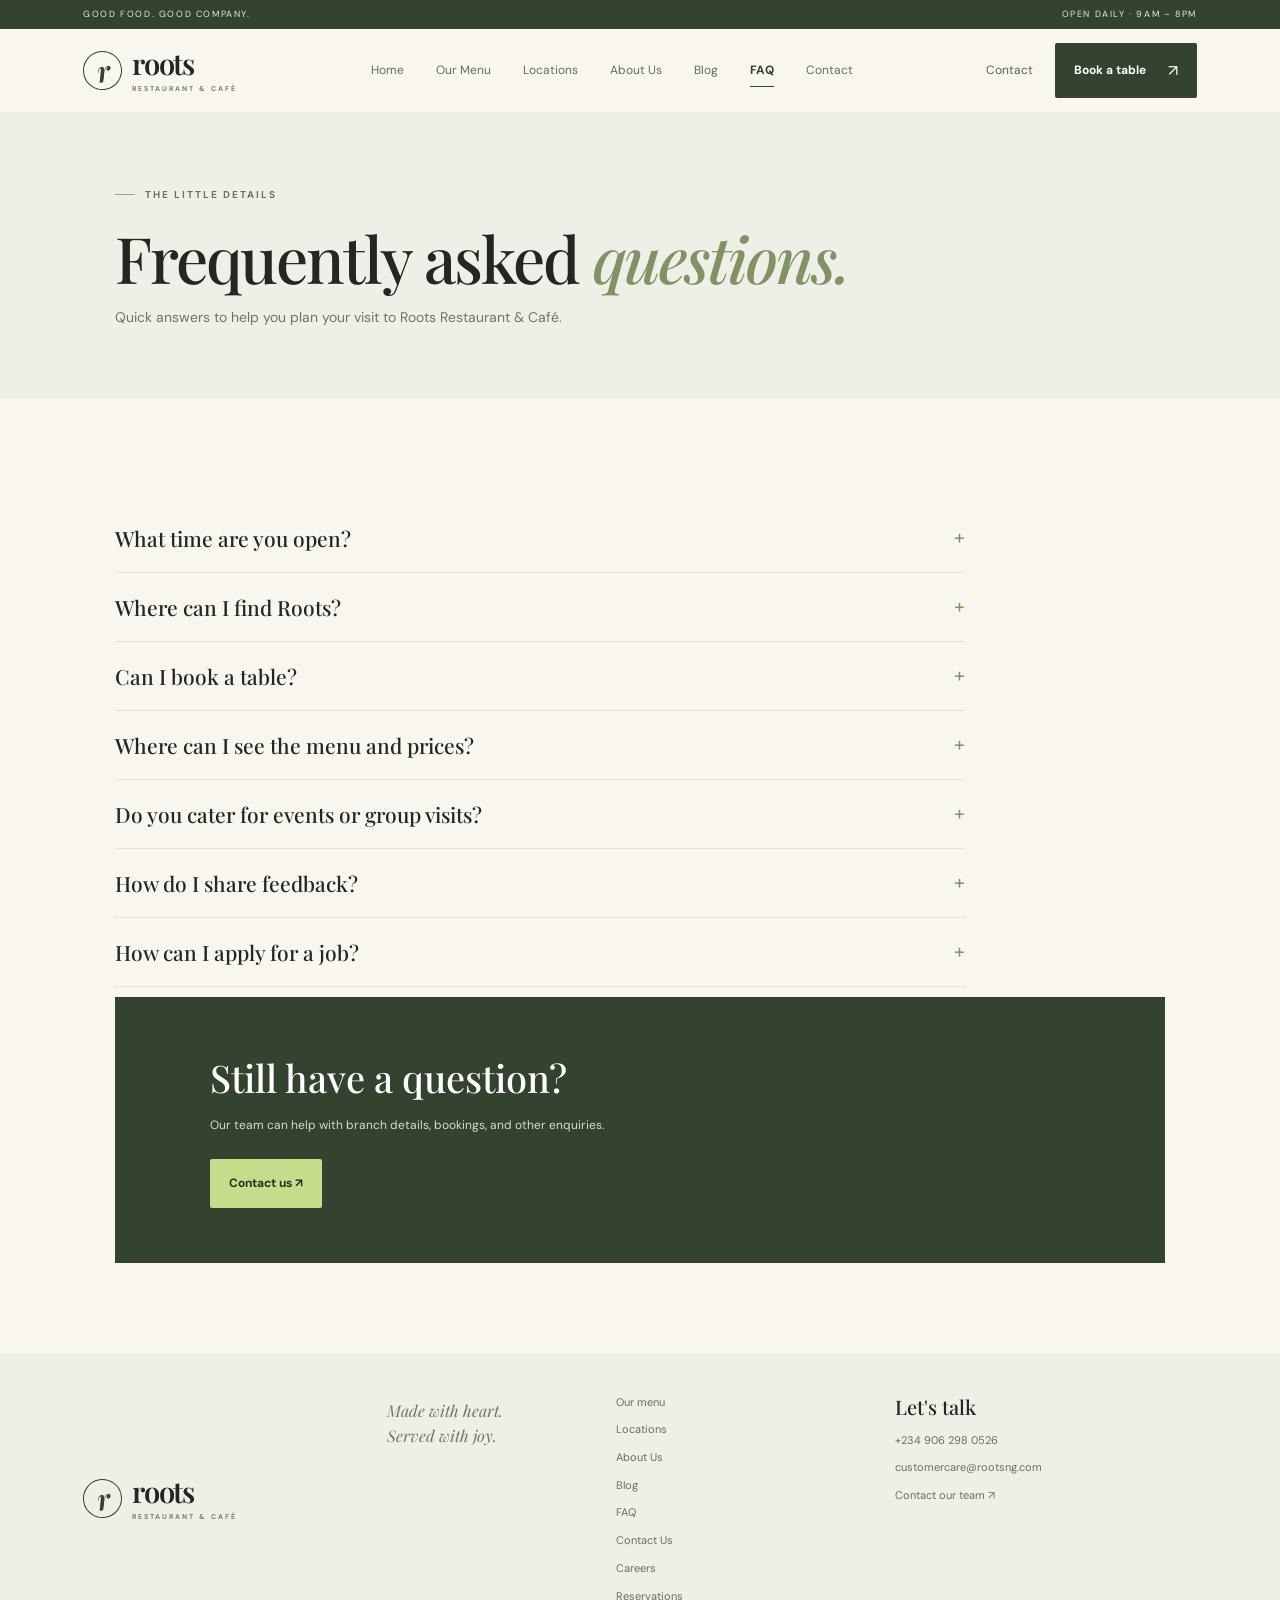
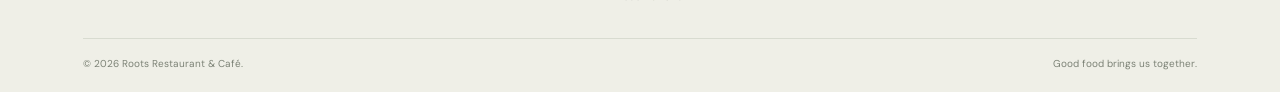
<file: faq.html>
<!DOCTYPE html>
<html lang="en">
  <head>
    <meta charset="utf-8">
    <meta content="width=device-width,initial-scale=1" name="viewport">
    <meta content="Frequently Asked Questions — Roots Restaurant &amp; Café" name="description">
    <title>Frequently Asked Questions — Roots Restaurant & Café</title>
    <link href="style.css" rel="stylesheet">
    <script defer="" src="script.js"></script>
  </head>
  <body>
    <div class="announcement">
      <span>GOOD FOOD. GOOD COMPANY.</span>
      <span>OPEN DAILY · 9AM – 8PM</span>
    </div>
    <header class="header">
      <a class="logo" href="index.html">
        <span class="logo-leaf">r</span>
        <span>
          roots
          <small>RESTAURANT & CAFÉ</small>
        </span>
      </a>
      <button aria-expanded="false" aria-label="Open menu" class="menu-toggle">
        <i></i>
        <i></i>
        <i></i>
      </button>
      <nav class="nav">
        <a href="index.html">Home</a>
        <a href="menu.html">Our Menu</a>
        <a href="location.html">Locations</a>
        <a href="about.html">About Us</a>
        <a href="blog.html">Blog</a>
        <a class="active" href="faq.html">FAQ</a>
        <a href="contact.html">Contact</a>
        <a class="mobile-find-us" href="location.html">Find Us</a>
      </nav>
      <div class="header-cta">
        <a class="text-cta" href="contact.html">Contact</a>
        <a class="button button-dark" href="reservation.html">
          Book a table
          <span>↗</span>
        </a>
      </div>
    </header>
    <main>
      <section class="page-hero">
        <div class="kicker">
          <span></span>
          THE LITTLE DETAILS
        </div>
        <h1>
          Frequently asked
          <em>questions.</em>
        </h1>
        <p>Quick answers to help you plan your visit to Roots Restaurant & Café.</p>
      </section>
      <section class="page-content">
        <div class="faq-list">
          <details>
            <summary>What time are you open?</summary>
            <p>Our listed general opening hours are 9:00 AM to 8:00 PM daily. Please contact your preferred branch to confirm any holiday or special-hour changes.</p>
          </details>
          <details>
            <summary>Where can I find Roots?</summary>
            <p>Roots has branches in Aba, Enugu, and Umuahia. Visit our Locations page for branch addresses and contact numbers.</p>
          </details>
          <details>
            <summary>Can I book a table?</summary>
            <p>Yes, you can use the Reservations page to prepare a booking request. This recreated website is a front-end demo, so the request is not automatically sent to the restaurant. Please call your branch to confirm.</p>
          </details>
          <details>
            <summary>Where can I see the menu and prices?</summary>
            <p>Browse our Menu page for food categories. The dishes shown in this recreation are illustrative and may not reflect the live menu or current prices. Contact your branch for the latest menu.</p>
          </details>
          <details>
            <summary>Do you cater for events or group visits?</summary>
            <p>Please contact your preferred branch to ask about group visits, celebrations, or event arrangements.</p>
          </details>
          <details>
            <summary>How do I share feedback?</summary>
            <p>Use the Contact Us page or email customercare@rootsng.com. For an urgent issue, contact your nearest branch directly.</p>
          </details>
          <details>
            <summary>How can I apply for a job?</summary>
            <p>Visit the Careers page to see how to enquire about opportunities with the Roots team.</p>
          </details>
        </div>
        <div class="page-banner">
          <h2>Still have a question?</h2>
          <p>Our team can help with branch details, bookings, and other enquiries.</p>
          <a class="button button-green" href="contact.html">Contact us ↗</a>
        </div>
      </section>
    </main>
    <footer class="footer">
      <div class="footer-main">
        <a class="logo" href="index.html">
          <span class="logo-leaf">r</span>
          <span>
            roots
            <small>RESTAURANT & CAFÉ</small>
          </span>
        </a>
        <p>
          Made with heart.
          <br>
          Served with joy.
        </p>
        <div class="footer-links">
          <a href="menu.html">Our menu</a>
          <a href="location.html">Locations</a>
          <a href="about.html">About Us</a>
          <a href="blog.html">Blog</a>
          <a href="faq.html">FAQ</a>
          <a href="contact.html">Contact Us</a>
          <a href="careers.html">Careers</a>
          <a href="reservation.html">Reservations</a>
        </div>
        <div class="footer-contact">
          <b>Let's talk</b>
          <a href="tel:+2349062980526">+234 906 298 0526</a>
          <a href="mailto:customercare@rootsng.com">customercare@rootsng.com</a>
          <a href="contact.html">Contact our team ↗</a>
        </div>
      </div>
      <div class="footer-bottom">
        <span>© 2026 Roots Restaurant & Café.</span>
        <span>Good food brings us together.</span>
      </div>
    </footer>
    <div aria-live="polite" class="toast" role="status"></div>
  </body>
</html>
</file>
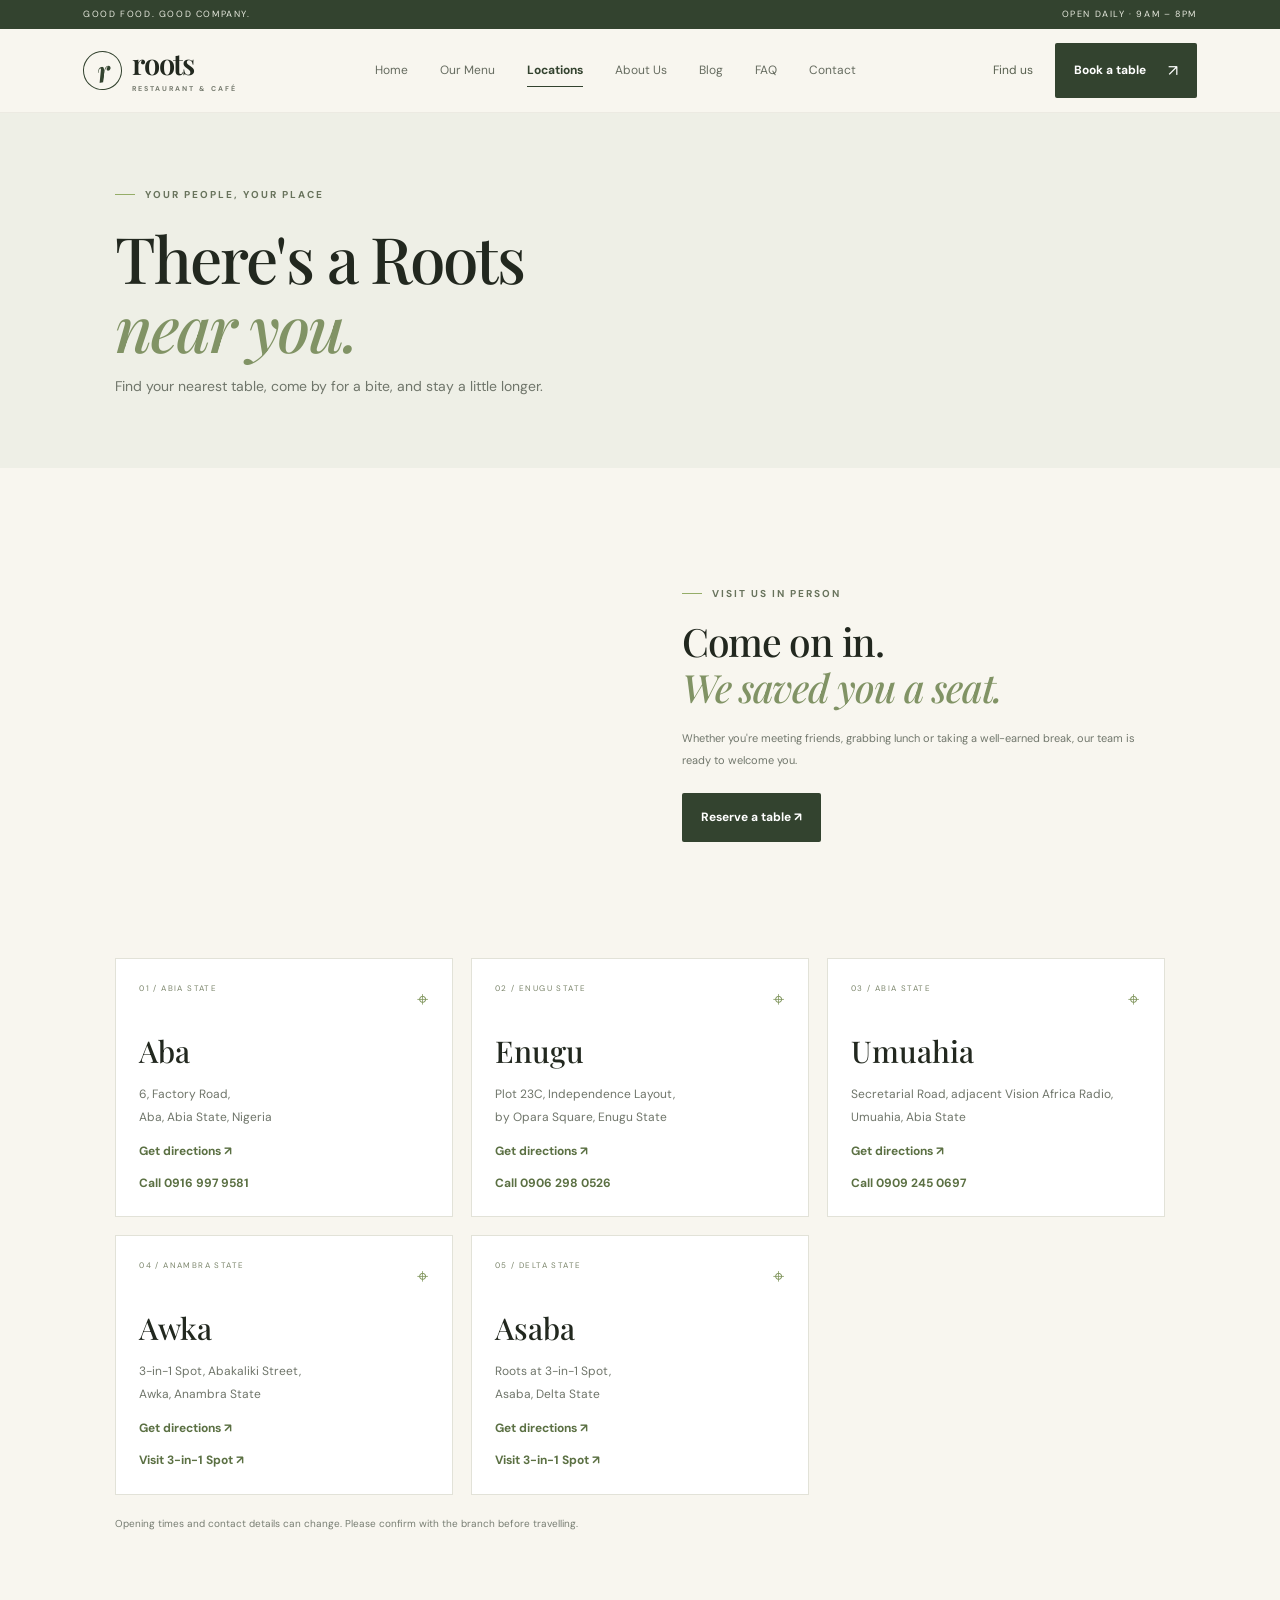
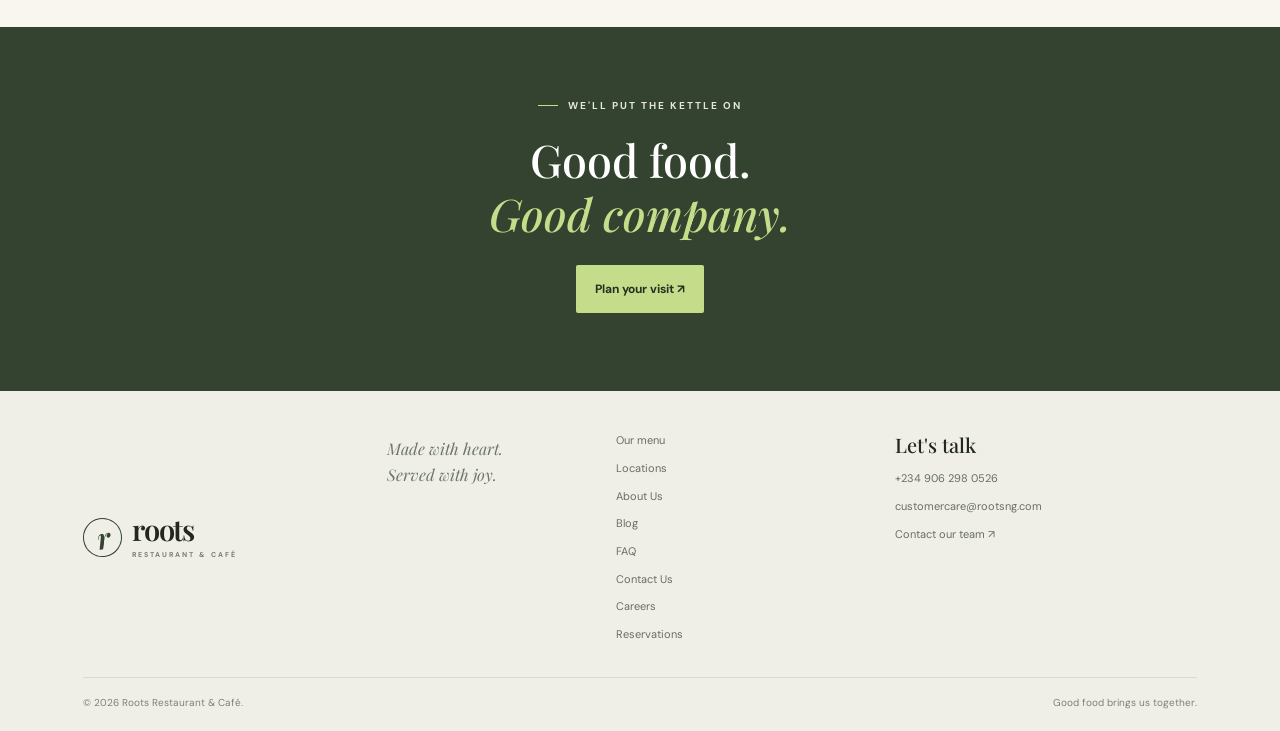
<file: location.html>
<!DOCTYPE html>
<html lang="en">
  <head>
    <meta charset="utf-8">
    <meta content="width=device-width,initial-scale=1" name="viewport">
    <title>Our Locations — Roots Restaurant & Café</title>
    <link href="style.css" rel="stylesheet">
    <script defer="" src="script.js"></script>
  </head>
  <body>
    <div class="announcement">
      <span>GOOD FOOD. GOOD COMPANY.</span>
      <span>OPEN DAILY · 9AM – 8PM</span>
    </div>
    <header class="header">
      <a class="logo" href="index.html">
        <span class="logo-leaf">r</span>
        <span>
          roots
          <small>RESTAURANT & CAFÉ</small>
        </span>
      </a>
      <button aria-expanded="false" aria-label="Open menu" class="menu-toggle">
        <i></i>
        <i></i>
        <i></i>
      </button>
      <nav class="nav">
        <a href="index.html">Home</a>
        <a href="menu.html">Our Menu</a>
        <a class="active" href="location.html">Locations</a>
        <a href="about.html">About Us</a>
        <a href="blog.html">Blog</a>
        <a href="faq.html">FAQ</a>
        <a href="contact.html">Contact</a>
        <a class="mobile-find-us" href="location.html">Find Us</a>
      </nav>
      <div class="header-cta">
        <a class="text-cta" href="location.html">Find us</a>
        <a class="button button-dark" href="reservation.html">
          Book a table
          <span>↗</span>
        </a>
      </div>
    </header>
    <main>
      <section class="page-hero location-hero">
        <div class="kicker">
          <span></span>
          YOUR PEOPLE, YOUR PLACE
        </div>
        <h1>
          There's a Roots
          <br>
          <em>near you.</em>
        </h1>
        <p>Find your nearest table, come by for a bite, and stay a little longer.</p>
      </section>
      <section class="section locations-page">
        <div class="location-feature">
          <div class="location-photo"></div>
          <div class="location-feature-copy">
            <div class="kicker">
              <span></span>
              VISIT US IN PERSON
            </div>
            <h2>
              Come on in.
              <br>
              <em>We saved you a seat.</em>
            </h2>
            <p>Whether you're meeting friends, grabbing lunch or taking a well-earned break, our team is ready to welcome you.</p>
            <a class="button button-dark" href="reservation.html">Reserve a table ↗</a>
          </div>
        </div>
        <div class="location-cards">
          <article id="aba">
            <div class="location-card-top">
              <span>01 / ABIA STATE</span>
              <span class="location-pin">⌖</span>
            </div>
            <h3>Aba</h3>
            <p>6, Factory Road,<br>Aba, Abia State, Nigeria</p>
            <a href="https://www.google.com/maps/search/?api=1&amp;query=6+Factory+Road+Aba+Abia+State" rel="noreferrer" target="_blank">Get directions ↗</a>
            <a href="tel:+2349169979581">Call 0916 997 9581</a>
          </article>
          <article id="enugu">
            <div class="location-card-top">
              <span>02 / ENUGU STATE</span>
              <span class="location-pin">⌖</span>
            </div>
            <h3>Enugu</h3>
            <p>Plot 23C, Independence Layout,<br>by Opara Square, Enugu State</p>
            <a href="https://www.google.com/maps/search/?api=1&amp;query=Roots+Restaurant+Plot+23C+Independence+Layout+Enugu" rel="noreferrer" target="_blank">Get directions ↗</a>
            <a href="tel:+2349062980526">Call 0906 298 0526</a>
          </article>
          <article id="umuahia">
            <div class="location-card-top">
              <span>03 / ABIA STATE</span>
              <span class="location-pin">⌖</span>
            </div>
            <h3>Umuahia</h3>
            <p>Secretarial Road, adjacent Vision Africa Radio,<br>Umuahia, Abia State</p>
            <a href="https://www.google.com/maps/search/?api=1&amp;query=Secretarial+Road+Vision+Africa+Radio+Umuahia" rel="noreferrer" target="_blank">Get directions ↗</a>
            <a href="tel:+2349092450697">Call 0909 245 0697</a>
          </article>
          <article id="awka">
            <div class="location-card-top">
              <span>04 / ANAMBRA STATE</span>
              <span class="location-pin">⌖</span>
            </div>
            <h3>Awka</h3>
            <p>3-in-1 Spot, Abakaliki Street,<br>Awka, Anambra State</p>
            <a href="https://www.google.com/maps/search/?api=1&amp;query=3in1Spot+Abakaliki+Street+Awka" rel="noreferrer" target="_blank">Get directions ↗</a>
            <a href="https://3in1spot.com/" rel="noreferrer" target="_blank">Visit 3-in-1 Spot ↗</a>
          </article>
          <article id="asaba">
            <div class="location-card-top">
              <span>05 / DELTA STATE</span>
              <span class="location-pin">⌖</span>
            </div>
            <h3>Asaba</h3>
            <p>Roots at 3-in-1 Spot,<br>Asaba, Delta State</p>
            <a href="https://www.google.com/maps/search/?api=1&amp;query=Roots+Restaurant+and+Cafe+Asaba+Delta+State" rel="noreferrer" target="_blank">Get directions ↗</a>
            <a href="https://3in1spot.com/" rel="noreferrer" target="_blank">Visit 3-in-1 Spot ↗</a>
          </article>
        </div>
        <p class="location-note">Opening times and contact details can change. Please confirm with the branch before travelling.</p>
      </section>
      <section class="callout">
        <div class="kicker kicker-light">
          <span></span>
          WE'LL PUT THE KETTLE ON
        </div>
        <h2>
          Good food.
          <br>
          <em>Good company.</em>
        </h2>
        <a class="button button-green" href="reservation.html">Plan your visit ↗</a>
      </section>
    </main>
    <footer class="footer">
      <div class="footer-main">
        <a class="logo" href="index.html">
          <span class="logo-leaf">r</span>
          <span>
            roots
            <small>RESTAURANT & CAFÉ</small>
          </span>
        </a>
        <p>
          Made with heart.
          <br>
          Served with joy.
        </p>
        <div class="footer-links">
          <a href="menu.html">Our menu</a>
          <a href="location.html">Locations</a>
          <a href="about.html">About Us</a>
          <a href="blog.html">Blog</a>
          <a href="faq.html">FAQ</a>
          <a href="contact.html">Contact Us</a>
          <a href="careers.html">Careers</a>
          <a href="reservation.html">Reservations</a>
        </div>
        <div class="footer-contact">
          <b>Let's talk</b>
          <a href="tel:+2349062980526">+234 906 298 0526</a>
          <a href="mailto:customercare@rootsng.com">customercare@rootsng.com</a>
          <a href="contact.html">Contact our team ↗</a>
        </div>
      </div>
      <div class="footer-bottom">
        <span>© 2026 Roots Restaurant & Café.</span>
        <span>Good food brings us together.</span>
      </div>
    </footer>
    <div aria-live="polite" class="toast" role="status"></div>
  </body>
</html>
</file>
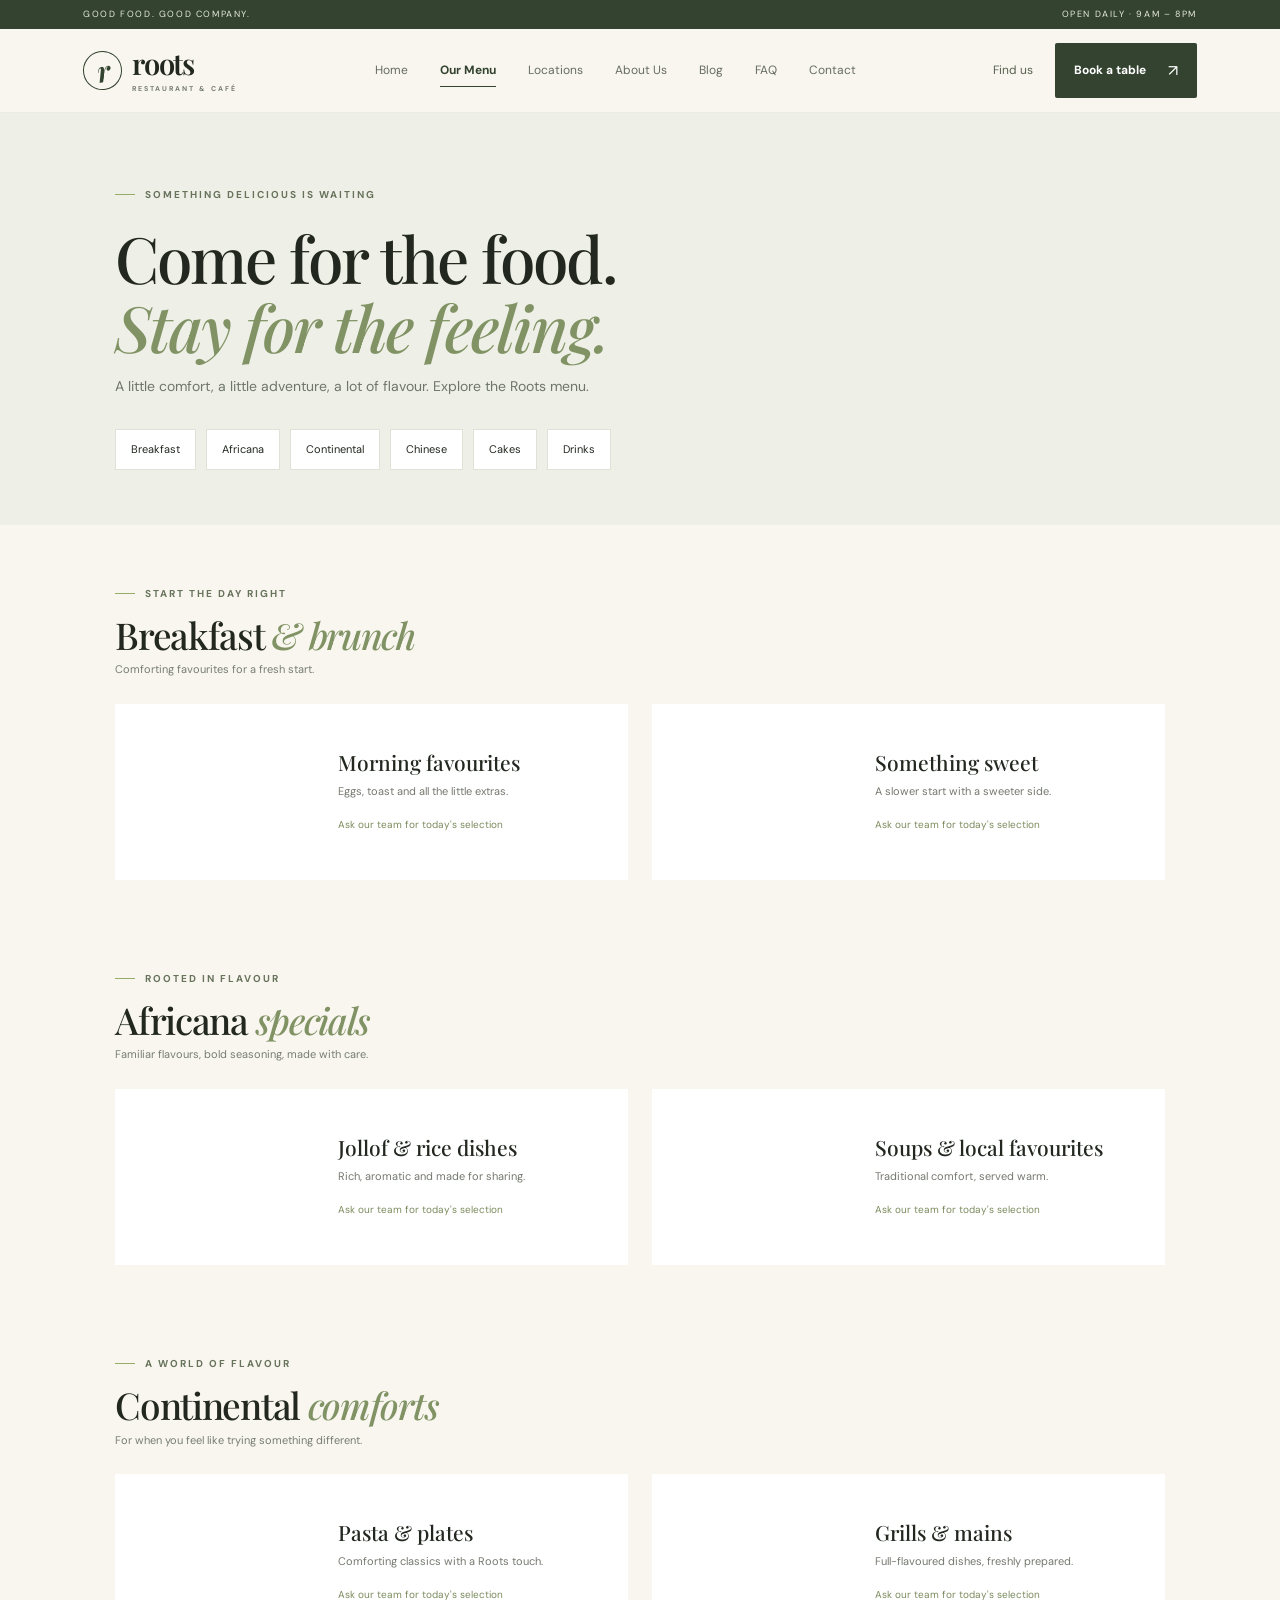
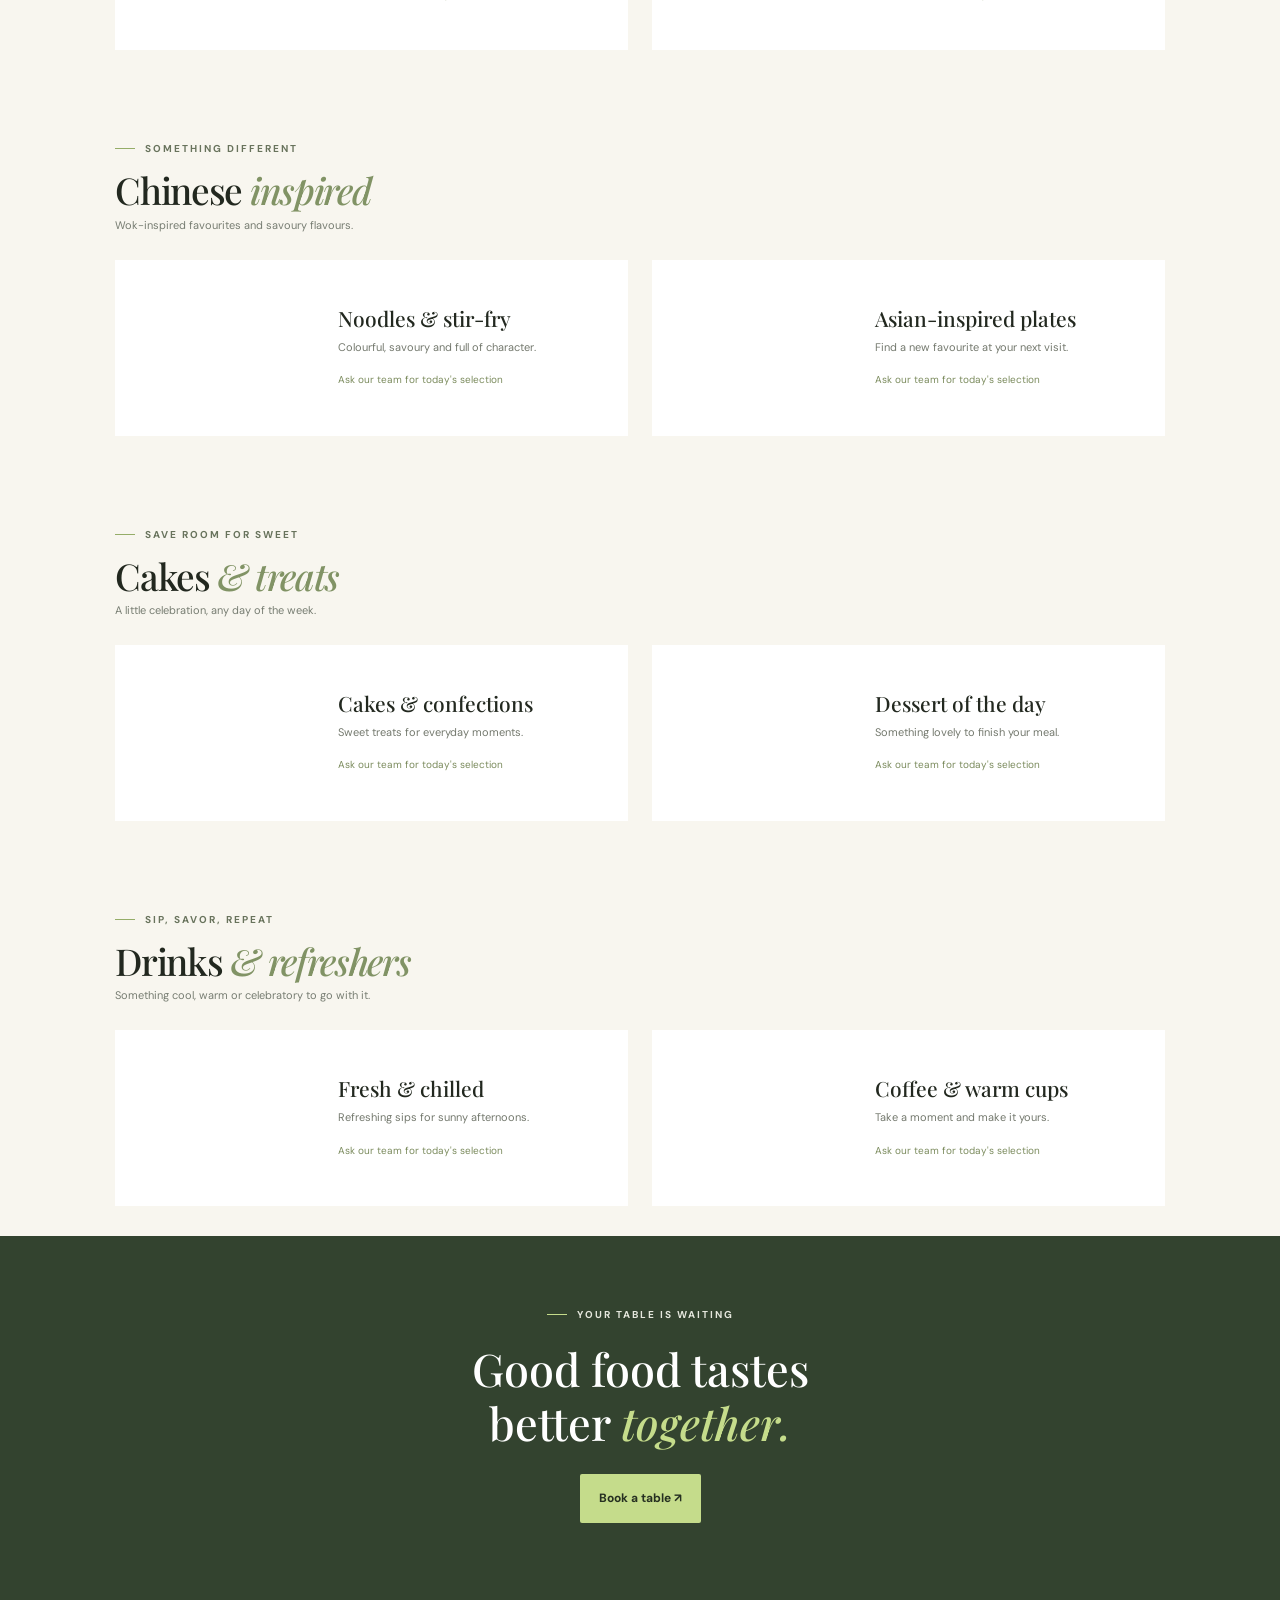
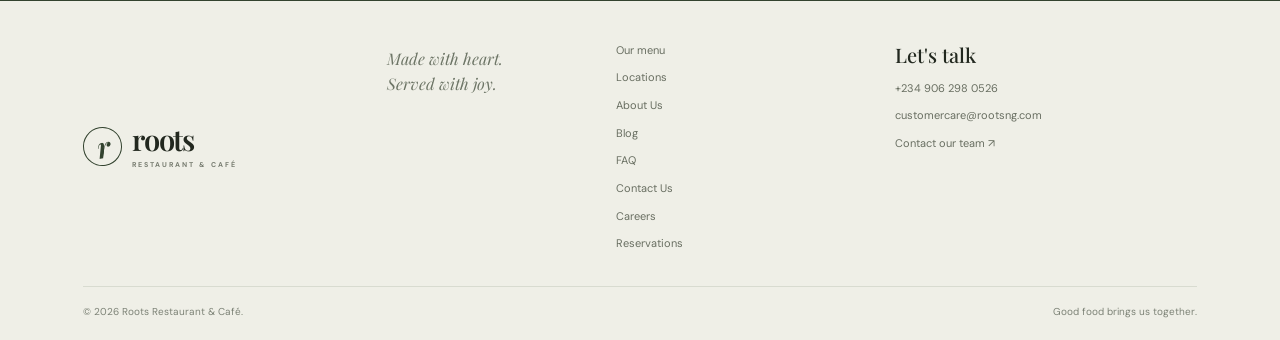
<file: menu.html>
<!DOCTYPE html>
<html lang="en">
  <head>
    <meta charset="utf-8">
    <meta content="width=device-width,initial-scale=1" name="viewport">
    <title>Our Menu — Roots Restaurant & Café</title>
    <link href="style.css" rel="stylesheet">
    <script defer="" src="script.js"></script>
  </head>
  <body>
    <div class="announcement">
      <span>GOOD FOOD. GOOD COMPANY.</span>
      <span>OPEN DAILY · 9AM – 8PM</span>
    </div>
    <header class="header">
      <a class="logo" href="index.html">
        <span class="logo-leaf">r</span>
        <span>
          roots
          <small>RESTAURANT & CAFÉ</small>
        </span>
      </a>
      <button aria-expanded="false" aria-label="Open menu" class="menu-toggle">
        <i></i>
        <i></i>
        <i></i>
      </button>
      <nav class="nav">
        <a href="index.html">Home</a>
        <a class="active" href="menu.html">Our Menu</a>
        <a href="location.html">Locations</a>
        <a href="about.html">About Us</a>
        <a href="blog.html">Blog</a>
        <a href="faq.html">FAQ</a>
        <a href="contact.html">Contact</a>
        <a class="mobile-find-us" href="location.html">Find Us</a>
      </nav>
      <div class="header-cta">
        <a class="text-cta" href="location.html">Find us</a>
        <a class="button button-dark" href="reservation.html">
          Book a table
          <span>↗</span>
        </a>
      </div>
    </header>
    <main>
      <section class="page-hero">
        <div class="kicker">
          <span></span>
          SOMETHING DELICIOUS IS WAITING
        </div>
        <h1>
          Come for the food.
          <br>
          <em>Stay for the feeling.</em>
        </h1>
        <p>A little comfort, a little adventure, a lot of flavour. Explore the Roots menu.</p>
        <div class="menu-tabs">
          <a href="#breakfast">Breakfast</a>
          <a href="#africana">Africana</a>
          <a href="#continental">Continental</a>
          <a href="#chinese">Chinese</a>
          <a href="#cakes">Cakes</a>
          <a href="#drinks">Drinks</a>
        </div>
      </section>
      <section class="section dishes-section" id="breakfast">
        <div class="dish-heading">
          <div class="kicker">
            <span></span>
            START THE DAY RIGHT
          </div>
          <h2>
            Breakfast
            <em>& brunch</em>
          </h2>
          <p>Comforting favourites for a fresh start.</p>
        </div>
        <div class="dish-grid">
          <article class="dish">
            <div class="dish-img dish-breakfast"></div>
            <div>
              <h3>Morning favourites</h3>
              <p>Eggs, toast and all the little extras.</p>
              <span>Ask our team for today's selection</span>
            </div>
          </article>
          <article class="dish">
            <div class="dish-img dish-pancakes"></div>
            <div>
              <h3>Something sweet</h3>
              <p>A slower start with a sweeter side.</p>
              <span>Ask our team for today's selection</span>
            </div>
          </article>
        </div>
      </section>
      <section class="section dishes-section" id="africana">
        <div class="dish-heading">
          <div class="kicker">
            <span></span>
            ROOTED IN FLAVOUR
          </div>
          <h2>
            Africana
            <em>specials</em>
          </h2>
          <p>Familiar flavours, bold seasoning, made with care.</p>
        </div>
        <div class="dish-grid">
          <article class="dish">
            <div class="dish-img dish-rice"></div>
            <div>
              <h3>Jollof & rice dishes</h3>
              <p>Rich, aromatic and made for sharing.</p>
              <span>Ask our team for today's selection</span>
            </div>
          </article>
          <article class="dish">
            <div class="dish-img dish-soup"></div>
            <div>
              <h3>Soups & local favourites</h3>
              <p>Traditional comfort, served warm.</p>
              <span>Ask our team for today's selection</span>
            </div>
          </article>
        </div>
      </section>
      <section class="section dishes-section" id="continental">
        <div class="dish-heading">
          <div class="kicker">
            <span></span>
            A WORLD OF FLAVOUR
          </div>
          <h2>
            Continental
            <em>comforts</em>
          </h2>
          <p>For when you feel like trying something different.</p>
        </div>
        <div class="dish-grid">
          <article class="dish">
            <div class="dish-img dish-pasta"></div>
            <div>
              <h3>Pasta & plates</h3>
              <p>Comforting classics with a Roots touch.</p>
              <span>Ask our team for today's selection</span>
            </div>
          </article>
          <article class="dish">
            <div class="dish-img dish-chicken"></div>
            <div>
              <h3>Grills & mains</h3>
              <p>Full-flavoured dishes, freshly prepared.</p>
              <span>Ask our team for today's selection</span>
            </div>
          </article>
        </div>
      </section>
      <section class="section dishes-section" id="chinese">
        <div class="dish-heading">
          <div class="kicker">
            <span></span>
            SOMETHING DIFFERENT
          </div>
          <h2>
            Chinese
            <em>inspired</em>
          </h2>
          <p>Wok-inspired favourites and savoury flavours.</p>
        </div>
        <div class="dish-grid">
          <article class="dish">
            <div class="dish-img dish-noodles"></div>
            <div>
              <h3>Noodles & stir-fry</h3>
              <p>Colourful, savoury and full of character.</p>
              <span>Ask our team for today's selection</span>
            </div>
          </article>
          <article class="dish">
            <div class="dish-img dish-asian"></div>
            <div>
              <h3>Asian-inspired plates</h3>
              <p>Find a new favourite at your next visit.</p>
              <span>Ask our team for today's selection</span>
            </div>
          </article>
        </div>
      </section>
      <section class="section dishes-section" id="cakes">
        <div class="dish-heading">
          <div class="kicker">
            <span></span>
            SAVE ROOM FOR SWEET
          </div>
          <h2>
            Cakes
            <em>& treats</em>
          </h2>
          <p>A little celebration, any day of the week.</p>
        </div>
        <div class="dish-grid">
          <article class="dish">
            <div class="dish-img dish-cake"></div>
            <div>
              <h3>Cakes & confections</h3>
              <p>Sweet treats for everyday moments.</p>
              <span>Ask our team for today's selection</span>
            </div>
          </article>
          <article class="dish">
            <div class="dish-img dish-dessert"></div>
            <div>
              <h3>Dessert of the day</h3>
              <p>Something lovely to finish your meal.</p>
              <span>Ask our team for today's selection</span>
            </div>
          </article>
        </div>
      </section>
      <section class="section dishes-section" id="drinks">
        <div class="dish-heading">
          <div class="kicker">
            <span></span>
            SIP, SAVOR, REPEAT
          </div>
          <h2>
            Drinks
            <em>& refreshers</em>
          </h2>
          <p>Something cool, warm or celebratory to go with it.</p>
        </div>
        <div class="dish-grid">
          <article class="dish">
            <div class="dish-img dish-drink"></div>
            <div>
              <h3>Fresh & chilled</h3>
              <p>Refreshing sips for sunny afternoons.</p>
              <span>Ask our team for today's selection</span>
            </div>
          </article>
          <article class="dish">
            <div class="dish-img dish-coffee"></div>
            <div>
              <h3>Coffee & warm cups</h3>
              <p>Take a moment and make it yours.</p>
              <span>Ask our team for today's selection</span>
            </div>
          </article>
        </div>
      </section>
      <section class="callout">
        <div class="kicker kicker-light">
          <span></span>
          YOUR TABLE IS WAITING
        </div>
        <h2>
          Good food tastes
          <br>
          better
          <em>together.</em>
        </h2>
        <a class="button button-green" href="reservation.html">Book a table ↗</a>
      </section>
    </main>
    <footer class="footer">
      <div class="footer-main">
        <a class="logo" href="index.html">
          <span class="logo-leaf">r</span>
          <span>
            roots
            <small>RESTAURANT & CAFÉ</small>
          </span>
        </a>
        <p>
          Made with heart.
          <br>
          Served with joy.
        </p>
        <div class="footer-links">
          <a href="menu.html">Our menu</a>
          <a href="location.html">Locations</a>
          <a href="about.html">About Us</a>
          <a href="blog.html">Blog</a>
          <a href="faq.html">FAQ</a>
          <a href="contact.html">Contact Us</a>
          <a href="careers.html">Careers</a>
          <a href="reservation.html">Reservations</a>
        </div>
        <div class="footer-contact">
          <b>Let's talk</b>
          <a href="tel:+2349062980526">+234 906 298 0526</a>
          <a href="mailto:customercare@rootsng.com">customercare@rootsng.com</a>
          <a href="contact.html">Contact our team ↗</a>
        </div>
      </div>
      <div class="footer-bottom">
        <span>© 2026 Roots Restaurant & Café.</span>
        <span>Good food brings us together.</span>
      </div>
    </footer>
    <div aria-live="polite" class="toast" role="status"></div>
  </body>
</html>
</file>
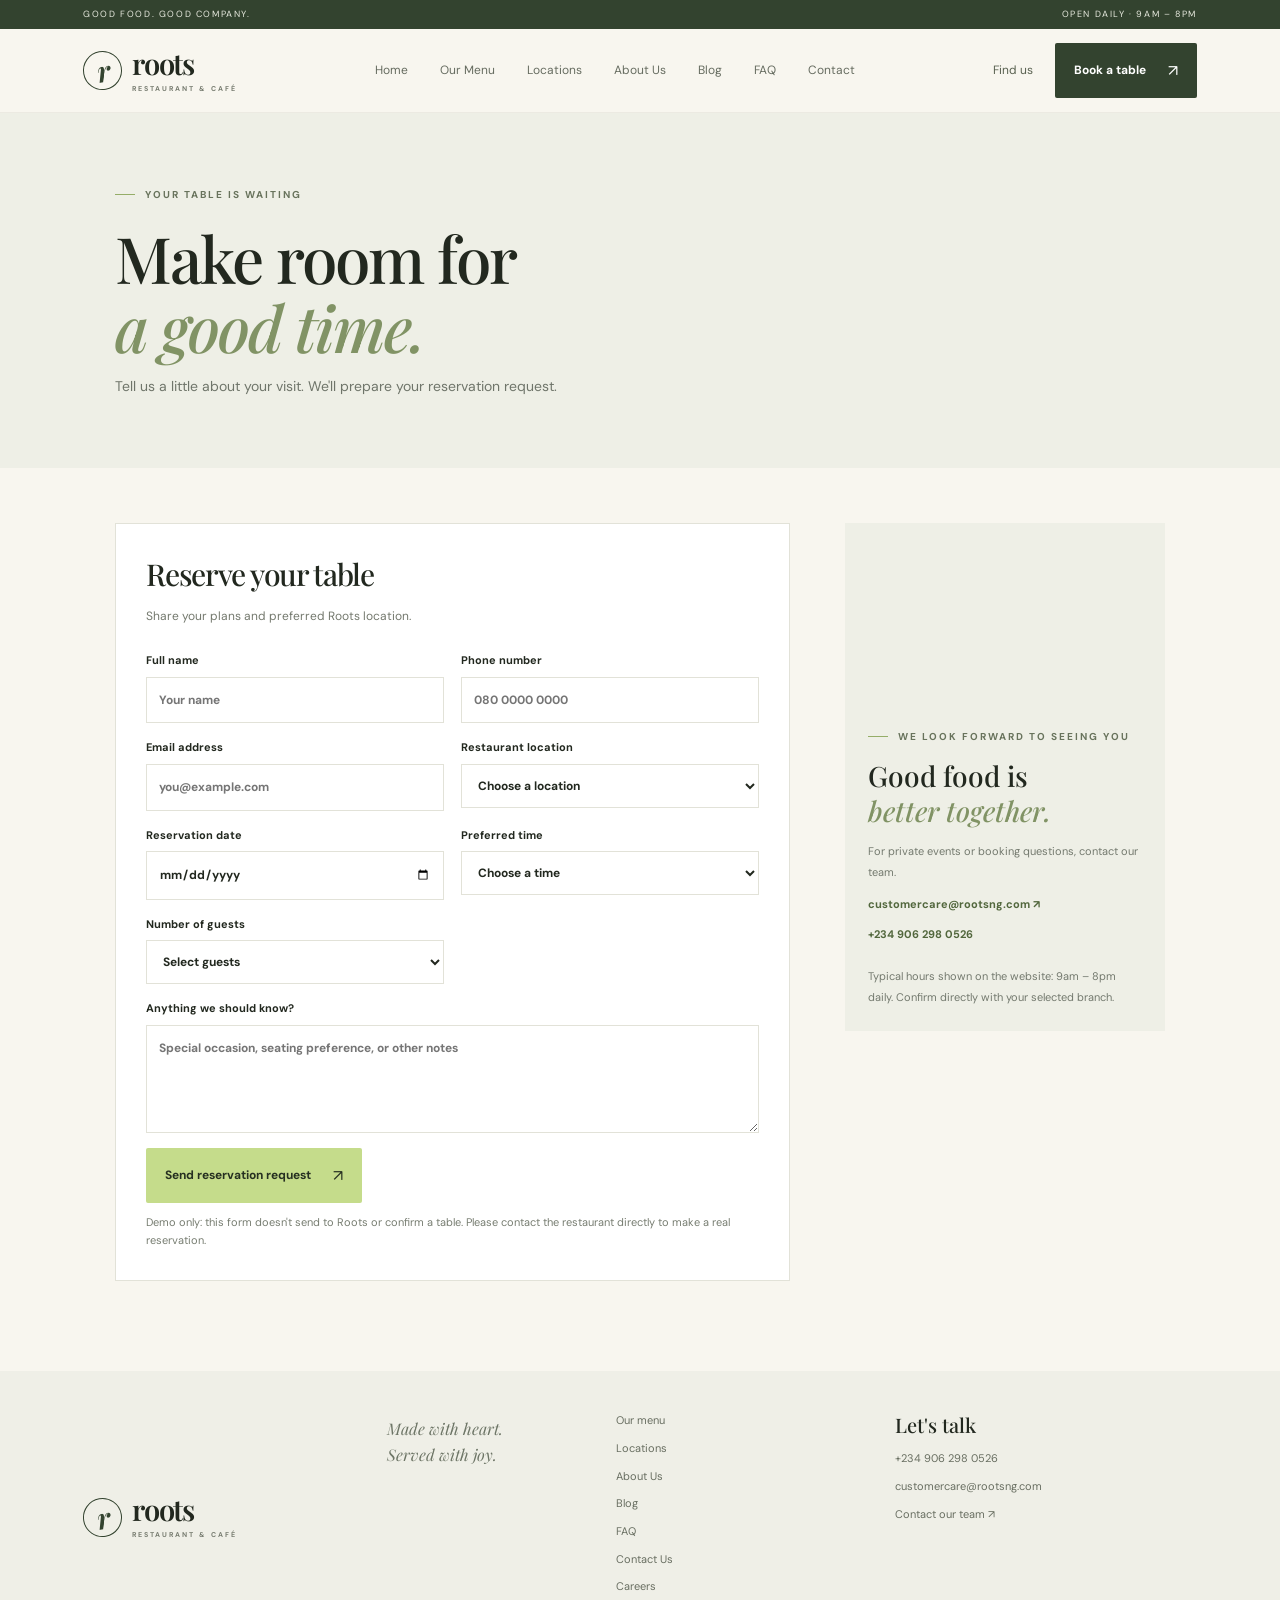
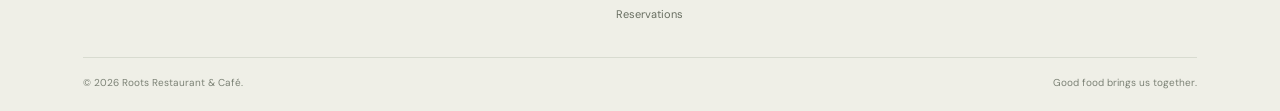
<file: reservation.html>
<!DOCTYPE html>
<html lang="en">
  <head>
    <meta charset="utf-8">
    <meta content="width=device-width,initial-scale=1" name="viewport">
    <title>Reserve a Table — Roots Restaurant & Café</title>
    <link href="style.css" rel="stylesheet">
    <script defer="" src="script.js"></script>
  </head>
  <body>
    <div class="announcement">
      <span>GOOD FOOD. GOOD COMPANY.</span>
      <span>OPEN DAILY · 9AM – 8PM</span>
    </div>
    <header class="header">
      <a class="logo" href="index.html">
        <span class="logo-leaf">r</span>
        <span>
          roots
          <small>RESTAURANT & CAFÉ</small>
        </span>
      </a>
      <button aria-expanded="false" aria-label="Open menu" class="menu-toggle">
        <i></i>
        <i></i>
        <i></i>
      </button>
      <nav class="nav">
        <a href="index.html">Home</a>
        <a href="menu.html">Our Menu</a>
        <a href="location.html">Locations</a>
        <a href="about.html">About Us</a>
        <a href="blog.html">Blog</a>
        <a href="faq.html">FAQ</a>
        <a href="contact.html">Contact</a>
        <a class="mobile-find-us" href="location.html">Find Us</a>
      </nav>
      <div class="header-cta">
        <a class="text-cta" href="location.html">Find us</a>
        <a class="button button-dark" href="reservation.html">
          Book a table
          <span>↗</span>
        </a>
      </div>
    </header>
    <main>
      <section class="page-hero">
        <div class="kicker">
          <span></span>
          YOUR TABLE IS WAITING
        </div>
        <h1>
          Make room for
          <br>
          <em>a good time.</em>
        </h1>
        <p>Tell us a little about your visit. We'll prepare your reservation request.</p>
      </section>
      <section class="section reservation-section">
        <form class="reservation-form" id="reservation-form">
          <h2>Reserve your table</h2>
          <p class="form-intro">Share your plans and preferred Roots location.</p>
          <div class="reservation-grid">
            <label>
              Full name
              <input name="name" placeholder="Your name" required="">
            </label>
            <label>
              Phone number
              <input name="phone" placeholder="080 0000 0000" required="" type="tel">
            </label>
            <label>
              Email address
              <input name="email" placeholder="you@example.com" required="" type="email">
            </label>
            <label>
              Restaurant location
              <select name="location" required="">
                <option value="">Choose a location</option>
                <option>Aba — Factory Road</option>
                <option>Enugu — Independence Layout</option>
                <option>Umuahia — Secretarial Road</option>
              </select>
            </label>
            <label>
              Reservation date
              <input name="date" required="" type="date">
            </label>
            <label>
              Preferred time
              <select name="time" required="">
                <option value="">Choose a time</option>
                <option>9:00 AM</option>
                <option>10:00 AM</option>
                <option>11:00 AM</option>
                <option>12:00 PM</option>
                <option>1:00 PM</option>
                <option>2:00 PM</option>
                <option>3:00 PM</option>
                <option>4:00 PM</option>
                <option>5:00 PM</option>
                <option>6:00 PM</option>
                <option>7:00 PM</option>
              </select>
            </label>
            <label>
              Number of guests
              <select name="guests" required="">
                <option value="">Select guests</option>
                <option>1 person</option>
                <option>2 people</option>
                <option>3 people</option>
                <option>4 people</option>
                <option>5 people</option>
                <option>6 people</option>
                <option>7+ people</option>
              </select>
            </label>
            <label class="full-field">
              Anything we should know?
              <textarea name="notes" placeholder="Special occasion, seating preference, or other notes" rows="4"></textarea>
            </label>
          </div>
          <button class="button button-green" type="submit">
            Send reservation request
            <span>↗</span>
          </button>
          <p class="form-note">Demo only: this form doesn't send to Roots or confirm a table. Please contact the restaurant directly to make a real reservation.</p>
        </form>
        <aside class="reservation-aside">
          <div class="reservation-aside-image"></div>
          <div class="kicker">
            <span></span>
            WE LOOK FORWARD TO SEEING YOU
          </div>
          <h3>
            Good food is
            <br>
            <em>better together.</em>
          </h3>
          <p>For private events or booking questions, contact our team.</p>
          <a href="mailto:customercare@rootsng.com">customercare@rootsng.com ↗</a>
          <a href="tel:+2349062980526">+234 906 298 0526</a>
          <small>Typical hours shown on the website: 9am – 8pm daily. Confirm directly with your selected branch.</small>
        </aside>
      </section>
    </main>
    <footer class="footer">
      <div class="footer-main">
        <a class="logo" href="index.html">
          <span class="logo-leaf">r</span>
          <span>
            roots
            <small>RESTAURANT & CAFÉ</small>
          </span>
        </a>
        <p>
          Made with heart.
          <br>
          Served with joy.
        </p>
        <div class="footer-links">
          <a href="menu.html">Our menu</a>
          <a href="location.html">Locations</a>
          <a href="about.html">About Us</a>
          <a href="blog.html">Blog</a>
          <a href="faq.html">FAQ</a>
          <a href="contact.html">Contact Us</a>
          <a href="careers.html">Careers</a>
          <a href="reservation.html">Reservations</a>
        </div>
        <div class="footer-contact">
          <b>Let's talk</b>
          <a href="tel:+2349062980526">+234 906 298 0526</a>
          <a href="mailto:customercare@rootsng.com">customercare@rootsng.com</a>
          <a href="contact.html">Contact our team ↗</a>
        </div>
      </div>
      <div class="footer-bottom">
        <span>© 2026 Roots Restaurant & Café.</span>
        <span>Good food brings us together.</span>
      </div>
    </footer>
    <div aria-live="polite" class="toast" role="status"></div>
  </body>
</html>
</file>
<file: style.css>
@import url('https://fonts.googleapis.com/css2?family=DM+Sans:wght@400;500;600;700&family=Playfair+Display:ital,wght@0,500;0,600;0,700;1,500;1,600&display=swap');
:root {
    --ink:#22281f;
    --green:#33432f;
    --leaf:#c5dc8b;
    --cream:#f8f6ef;
    --muted:#74786d;
    --line:#e2e2d8;
    --serif:'Playfair Display',Georgia,serif;
    --sans:'DM Sans',Arial,sans-serif
}
* {
    box-sizing:border-box
}
html {
    scroll-behavior:smooth
}
body {
    margin:0;
    background:var(--cream);
    color:var(--ink);
    font-family:var(--sans);
    font-size:14px;
    line-height:1.7
}
a {
    color:inherit;
    text-decoration:none
}
button,input,select,textarea {
    font:inherit
}
button {
    cursor:pointer
}
.announcement {
    height:29px;
    background:var(--green);
    color:#e8eadf;
    display:flex;
    justify-content:space-between;
    align-items:center;
    padding:0 6.5%;
    font-size:8px;
    letter-spacing:1.6px
}
.header {
    height:84px;
    padding:0 6.5%;
    display:flex;
    align-items:center;
    justify-content:space-between;
    background:var(--cream);
    position:relative;
    z-index:10;
    border-bottom:1px solid #333b2510
}
.logo {
    display:flex;
    align-items:center;
    gap:10px;
    font-family:var(--serif);
    font-size:29px;
    font-weight:600;
    letter-spacing:-1.3px;
    line-height:1
}
.logo-leaf {
    display:grid;
    place-items:center;
    width:39px;
    height:39px;
    border:1px solid var(--green);
    border-radius:50%;
    color:var(--green);
    font-size:29px;
    font-style:italic;
    transform:rotate(-10deg)
}
.logo small {
    display:block;
    font:700 7px var(--sans);
    letter-spacing:2px;
    margin-top:6px;
    color:#777c70
}
.nav {
    display:flex;
    gap:32px;
    align-items:center;
    font-size:11px;
    color:#666c60
}
.nav a {
    padding:13px 0;
    transition:color .2s
}
.nav a:hover,.nav a.active {
    color:var(--green);
    font-weight:700
}
.mobile-find-us {
    display:none
}
.header-cta {
    display:flex;
    align-items:center;
    gap:22px;
    font-size:11px
}
.text-cta {
    color:#596150
}
.button {
    display:inline-flex;
    align-items:center;
    justify-content:center;
    gap:22px;
    padding:14px 19px;
    border:0;
    border-radius:2px;
    font-size:11px;
    font-weight:700;
    transition:transform .2s,background .2s
}
.button:hover {
    transform:translateY(-2px)
}
.button span {
    font-size:16px;
    font-weight:400
}
.button-dark {
    background:var(--green);
    color:#fff
}
.button-dark:hover {
    background:#40543b
}
.button-green {
    background:var(--leaf);
    color:#263021
}
.button-green:hover {
    background:#d4e8a5
}
.button-light {
    background:#f8f6ef;
    color:#293127
}
.menu-toggle {
    display:none;
    border:0;
    background:none;
    padding:8px
}
.menu-toggle i {
    display:block;
    width:23px;
    height:2px;
    background:var(--green);
    margin:5px
}
.hero {
    height:650px;
    min-height:530px;
    position:relative;
    background:#303d2b;
    color:white;
    overflow:hidden
}
.hero-bg,.specials-image {
    position:absolute;
    inset:0;
    background-size:cover;
    background-position:center
}
.hero-bg {
    background-image:url('https://images.unsplash.com/photo-1414235077428-338989a2e8c0?auto=format&fit=crop&w=2200&q=88');
    background-position:center 56%;
    transform:scale(1.02)
}
.hero-overlay {
    position:absolute;
    inset:0;
    background:linear-gradient(90deg,rgba(21,32,21,.77),rgba(21,32,21,.36) 54%,rgba(21,32,21,.05)),linear-gradient(0deg,rgba(21,32,21,.25),transparent 45%)
}
.hero-content {
    position:relative;
    z-index:1;
    padding:119px 0 0 12.2%;
    max-width:740px
}
.kicker {
    display:flex;
    align-items:center;
    gap:10px;
    font-size:9px;
    letter-spacing:2px;
    font-weight:700;
    color:#68735c
}
.kicker>span {
    width:20px;
    height:1px;
    background:#95ad68;
    display:inline-block
}
.kicker-light {
    color:#e5e7dd
}
.kicker-light>span {
    background:var(--leaf)
}
.hero h1,.page-hero h1,.about-hero h1 {
    font:500 clamp(50px,6vw,80px)/1.08 var(--serif);
    letter-spacing:-2px;
    margin:27px 0 19px
}
.hero h1 em,.section h2 em,.specials h2 em,.location-heading h2 em,.page-hero h1 em,.callout h2 em,.about-hero h1 em,.experience-copy h2 em,.reservation-aside h3 em {
    color:var(--leaf);
    font-weight:500
}
.hero-content>p {
    max-width:430px;
    color:#e3e5dc;
    font-size:13px;
    line-height:1.95;
    margin-bottom:27px
}
.hero-actions {
    display:flex;
    align-items:center;
    gap:27px;
    flex-wrap:wrap
}
.hero-link {
    font-size:10px;
    color:#f0f1eb;
    border-bottom:1px solid #aab4a0;
    padding-bottom:5px
}
.hero-link span {
    margin-left:9px
}
.hero-caption {
    position:absolute;
    left:6.5%;
    bottom:28px;
    display:flex;
    align-items:center;
    gap:13px;
    color:#e5e7dd;
    font-size:8px;
    letter-spacing:1.4px
}
.hero-caption>span:first-child {
    font-size:14px;
    color:var(--leaf)
}
.caption-line {
    width:30px;
    height:1px;
    background:var(--leaf)
}
.hero-stamp {
    position:absolute;
    right:8%;
    bottom:56px;
    width:102px;
    height:102px;
    border:1px solid #ffffff8c;
    border-radius:50%;
    display:flex;
    flex-direction:column;
    align-items:center;
    justify-content:center;
    line-height:1.2;
    transform:rotate(10deg);
    font-size:8px;
    letter-spacing:1.5px
}
.hero-stamp b {
    font:500 24px var(--serif);
    letter-spacing:0
}
.booking-strip {
    padding:22px 12%;
    display:flex;
    justify-content:space-between;
    align-items:center;
    background:#eeefe6;
    gap:20px
}
.strip-copy {
    display:flex;
    align-items:center;
    gap:15px
}
.strip-icon {
    font-size:25px;
    color:#6e8750
}
.strip-copy b,.strip-copy small {
    display:block
}
.strip-copy b {
    font:500 19px var(--serif)
}
.strip-copy small {
    font-size:10px;
    color:#73786b;
    margin-top:2px
}
.section {
    width:82%;
    max-width:1250px;
    margin:0 auto
}
.menu-intro {
    padding:100px 0 105px
}
.section-top {
    display:grid;
    grid-template-columns:1fr .75fr;
    gap:10%;
    align-items:end;
    margin-bottom:37px
}
.section h2,.specials h2,.location-heading h2,.experience-copy h2,.newsletter h2 {
    font:500 clamp(37px,4.4vw,55px)/1.15 var(--serif);
    letter-spacing:-1.3px;
    margin:17px 0 0
}
.section h2 em,.experience-copy h2 em {
    color:#819365
}
.intro-text {
    max-width:405px
}
.intro-text p,.experience-copy p {
    font-size:12px;
    color:#70766b;
    line-height:2;
    margin-bottom:20px
}
.under-link {
    display:inline-flex;
    align-items:center;
    gap:20px;
    padding-bottom:6px;
    border-bottom:1px solid #a5ad9b;
    font-size:10px;
    font-weight:700
}
.under-link span {
    font-size:16px
}
.category-grid {
    display:grid;
    grid-template-columns:repeat(3,1fr);
    gap:22px
}
.category-card {
    display:block;
    min-width:0
}
.category-img {
    height:290px;
    background-size:cover;
    background-position:center;
    transition:transform .4s
}
.category-card:hover .category-img {
    transform:scale(1.015)
}
.category-africana .category-img {
    background-image:url('https://images.unsplash.com/photo-1604329760661-e71dc83f8f26?auto=format&fit=crop&w=900&q=85')
}
.category-breakfast .category-img {
    background-image:url('https://images.unsplash.com/photo-1533089860892-a7c6f0a88666?auto=format&fit=crop&w=900&q=85')
}
.category-cakes .category-img {
    background-image:url('https://images.unsplash.com/photo-1578985545062-69928b1d9587?auto=format&fit=crop&w=900&q=85')
}
.category-number {
    display:block;
    margin-top:17px;
    font-size:8px;
    letter-spacing:1.5px;
    color:#7a8173;
    font-weight:700
}
.category-bottom {
    display:flex;
    justify-content:space-between;
    align-items:center;
    margin-top:4px
}
.category-bottom h3 {
    font:500 27px var(--serif);
    margin:0
}
.category-bottom span {
    font-size:18px;
    color:#788b5d
}
.category-card p {
    font-size:10px;
    color:#767b70;
    margin:4px 0 0
}
.specials {
    height:425px;
    position:relative;
    color:white;
    overflow:hidden;
    background:#2b382a
}
.specials-image {
    background-image:url('https://images.unsplash.com/photo-1559339352-11d035aa65de?auto=format&fit=crop&w=1900&q=85');
    background-position:center 50%
}
.specials:after {
    content:"";
    position:absolute;
    inset:0;
    background:linear-gradient(90deg,rgba(23,34,22,.83),rgba(23,34,22,.22))
}
.specials-content {
    position:relative;
    z-index:1;
    padding:75px 0 0 12.2%;
    max-width:650px
}
.specials h2 {
    font-size:47px;
    margin:20px 0
}
.specials-content p {
    max-width:380px;
    color:#e0e4d9;
    font-size:11px;
    line-height:2;
    margin-bottom:23px
}
.experience {
    display:grid;
    grid-template-columns:1.05fr .8fr;
    gap:10%;
    align-items:center;
    padding-top:100px;
    padding-bottom:100px
}
.experience-image {
    min-height:430px;
    background:url('https://images.unsplash.com/photo-1552566626-52f8b828add9?auto=format&fit=crop&w=1200&q=85') center/cover
}
.experience-copy {
    max-width:420px
}
.experience-copy h2 {
    margin-bottom:20px
}
.locations {
    background:var(--green);
    color:#fff;
    padding:75px 0 85px
}
.locations .section {
    width:82%
}
.location-heading {
    display:flex;
    justify-content:space-between;
    align-items:end;
    gap:30px;
    margin-bottom:38px
}
.location-heading h2 {
    font-size:47px;
    margin:16px 0 0
}
.location-heading h2 em {
    color:var(--leaf)
}
.location-heading p {
    max-width:310px;
    font-size:11px;
    line-height:1.9;
    color:#d1d8c9;
    margin:0 0 5px
}
.location-grid {
    display:grid;
    grid-template-columns:repeat(3,1fr);
    gap:0;
    margin-bottom:35px;
    border-top:1px solid #ffffff35;
    border-bottom:1px solid #ffffff35
}
.location-grid article {
    padding:24px 22px 26px 0
}
.location-grid article+article {
    border-left:1px solid #ffffff35;
    padding-left:25px
}
.location-num {
    color:var(--leaf);
    font-size:9px;
    letter-spacing:1.5px
}
.location-grid h3 {
    font:500 28px var(--serif);
    margin:9px 0
}
.location-grid p {
    font-size:10px;
    color:#d0d7ca;
    line-height:1.9;
    margin-bottom:18px
}
.location-grid a {
    display:block;
    font-size:10px;
    color:var(--leaf);
    margin-top:9px
}
.newsletter {
    display:grid;
    grid-template-columns:1fr .8fr;
    gap:10%;
    align-items:center;
    padding-top:80px;
    padding-bottom:80px
}
.newsletter h2 {
    font-size:43px
}
.newsletter h2 em {
    color:#829465
}
.newsletter>div>p {
    font-size:11px;
    color:#73786e;
    max-width:370px;
    margin-top:16px
}
.newsletter form {
    width:100%;
    max-width:400px
}
.newsletter form label {
    font-size:10px;
    font-weight:700
}
.email-row {
    display:flex;
    border-bottom:1px solid #aeb3a7;
    margin:8px 0 10px
}
.email-row input {
    flex:1;
    min-width:0;
    padding:12px 0;
    border:0;
    background:transparent;
    outline:0;
    font-size:11px
}
.email-row button {
    border:0;
    background:transparent;
    color:#5d7545;
    font-size:22px
}
.newsletter form small {
    font-size:9px;
    color:#858a80
}
.footer {
    background:#efefe7;
    padding:40px 6.5% 20px
}
.footer-main {
    display:grid;
    grid-template-columns:1.1fr .8fr 1fr 1.2fr;
    gap:28px;
    padding-bottom:33px
}
.footer-main>p {
    font:italic 16px/1.6 var(--serif);
    color:#6d7566;
    margin:5px 0
}
.footer-links,.footer-contact {
    display:flex;
    flex-direction:column;
    gap:9px;
    font-size:10px;
    color:#686e61
}
.footer-contact b {
    font:500 20px var(--serif);
    color:var(--ink);
    margin-bottom:2px
}
.footer-bottom {
    border-top:1px solid #d8dbd0;
    padding-top:16px;
    display:flex;
    justify-content:space-between;
    gap:15px;
    font-size:9px;
    color:#7c8276
}
.page-hero {
    background:#eeefe6;
    padding:73px 9% 55px
}
.page-hero h1 {
    font-size:64px;
    margin:20px 0 14px
}
.page-hero h1 em {
    color:#819365
}
.page-hero>p {
    font-size:12px;
    color:#6f756a;
    max-width:510px
}
.menu-tabs {
    display:flex;
    flex-wrap:wrap;
    gap:10px;
    margin-top:30px
}
.menu-tabs a {
    padding:10px 15px;
    background:#fff;
    border:1px solid #e0e2d8;
    font-size:10px;
    transition:background .2s
}
.menu-tabs a:hover {
    background:var(--leaf)
}
.dishes-section {
    padding-top:60px;
    padding-bottom:30px;
    scroll-margin-top:25px
}
.dish-heading {
    margin-bottom:25px
}
.dish-heading h2 {
    font-size:37px;
    margin:12px 0 4px
}
.dish-heading h2 em {
    color:#819365
}
.dish-heading p {
    font-size:11px;
    color:#777d72;
    margin:0
}
.dish-grid {
    display:grid;
    grid-template-columns:1fr 1fr;
    gap:24px
}
.dish {
    display:grid;
    grid-template-columns:190px 1fr;
    gap:20px;
    align-items:center;
    background:#fff;
    padding:13px
}
.dish-img {
    height:150px;
    background-size:cover;
    background-position:center
}
.dish-breakfast {
    background-image:url('https://images.unsplash.com/photo-1533089860892-a7c6f0a88666?auto=format&fit=crop&w=600&q=80')
}
.dish-pancakes {
    background-image:url('https://images.unsplash.com/photo-1528207776546-365bb710ee93?auto=format&fit=crop&w=600&q=80')
}
.dish-rice {
    background-image:url('https://images.unsplash.com/photo-1604329760661-e71dc83f8f26?auto=format&fit=crop&w=600&q=80')
}
.dish-soup {
    background-image:url('https://images.unsplash.com/photo-1547592180-85f173990554?auto=format&fit=crop&w=600&q=80')
}
.dish-pasta {
    background-image:url('https://images.unsplash.com/photo-1473093295043-cdd812d0e601?auto=format&fit=crop&w=600&q=80')
}
.dish-chicken {
    background-image:url('https://images.unsplash.com/photo-1532550907401-a500c9a57435?auto=format&fit=crop&w=600&q=80')
}
.dish-noodles {
    background-image:url('https://images.unsplash.com/photo-1569718212165-3a8278d5f624?auto=format&fit=crop&w=600&q=80')
}
.dish-asian {
    background-image:url('https://images.unsplash.com/photo-1512058564366-18510be2db19?auto=format&fit=crop&w=600&q=80')
}
.dish-cake {
    background-image:url('https://images.unsplash.com/photo-1578985545062-69928b1d9587?auto=format&fit=crop&w=600&q=80')
}
.dish-dessert {
    background-image:url('https://images.unsplash.com/photo-1488477181946-6428a0291777?auto=format&fit=crop&w=600&q=80')
}
.dish-drink {
    background-image:url('https://images.unsplash.com/photo-1513558161293-cdaf765edfd7?auto=format&fit=crop&w=600&q=80')
}
.dish-coffee {
    background-image:url('https://images.unsplash.com/photo-1509042239860-f550ce710b93?auto=format&fit=crop&w=600&q=80')
}
.dish h3 {
    font:500 21px var(--serif);
    margin:0 0 6px
}
.dish p {
    font-size:10px;
    color:#74796e;
    margin:0 0 10px
}
.dish span {
    font-size:9px;
    color:#7b8b5d
}
.callout {
    background:var(--green);
    color:#fff;
    text-align:center;
    padding:70px 20px 78px
}
.callout h2 {
    font:500 45px/1.2 var(--serif);
    margin:18px 0 25px
}
.callout h2 em {
    color:var(--leaf)
}
.callout .kicker {
    justify-content:center
}
.locations-page {
    padding-top:65px;
    padding-bottom:85px
}
.location-feature {
    display:grid;
    grid-template-columns:1fr 1fr;
    gap:8%;
    align-items:center;
    margin-bottom:65px
}
.location-photo {
    min-height:360px;
    background:url('https://images.unsplash.com/photo-1559339352-11d035aa65de?auto=format&fit=crop&w=1000&q=85') center/cover
}
.location-feature-copy h2 {
    font:500 39px/1.2 var(--serif);
    margin:16px 0
}
.location-feature-copy h2 em {
    color:#819365
}
.location-feature-copy p {
    font-size:11px;
    color:#71776c;
    line-height:2;
    margin-bottom:22px
}
.location-cards {
    display:grid;
    grid-template-columns:repeat(3,1fr);
    gap:18px
}
.location-cards article {
    background:#fff;
    padding:23px;
    border:1px solid var(--line);
    scroll-margin-top:30px
}
.location-card-top {
    display:flex;
    justify-content:space-between;
    color:#7b856b;
    font-size:8px;
    letter-spacing:1.4px
}
.location-pin {
    font-size:20px;
    color:#82975f
}
.location-cards h3 {
    font:500 30px var(--serif);
    margin:15px 0 8px
}
.location-cards p {
    font-size:10px;
    color:#6f756a;
    line-height:1.9;
    min-height:40px
}
.location-cards a {
    display:block;
    color:#5b7043;
    font-size:10px;
    font-weight:700;
    margin-top:12px
}
.location-note {
    font-size:9px;
    color:#777d72;
    margin-top:20px
}
.about-hero {
    padding:80px 9% 70px
}
.about-hero h1 {
    font-size:68px
}
.about-hero h1 em {
    color:#819365
}
.about-hero>p {
    font-size:13px;
    line-height:2;
    color:#6e7469;
    max-width:650px
}
.about-wide-image {
    height:400px;
    margin-top:38px;
    background:url('https://images.unsplash.com/photo-1559339352-11d035aa65de?auto=format&fit=crop&w=1800&q=85') center/cover
}
.about-experience {
    padding-top:75px
}
.reservation-section {
    display:grid;
    grid-template-columns:minmax(0,1fr) 320px;
    gap:55px;
    padding-top:55px;
    padding-bottom:90px
}
.reservation-form {
    background:#fff;
    border:1px solid var(--line);
    padding:30px
}
.reservation-form h2 {
    font:500 30px var(--serif);
    margin:0 0 5px
}
.form-intro {
    font-size:11px;
    color:#74796e;
    margin-bottom:25px
}
.reservation-grid {
    display:grid;
    grid-template-columns:1fr 1fr;
    gap:0 17px
}
.reservation-form label {
    display:block;
    font-size:10px;
    font-weight:700;
    margin-bottom:15px
}
.reservation-form input,.reservation-form select,.reservation-form textarea {
    display:block;
    width:100%;
    padding:12px;
    border:1px solid var(--line);
    background:white;
    border-radius:0;
    margin-top:7px;
    font-size:11px;
    color:var(--ink)
}
.reservation-form .full-field {
    grid-column:1/-1
}
.form-note {
    font-size:9px;
    color:#797f73;
    margin:16px 0 0
}
.reservation-aside {
    background:#eeefe6;
    padding:23px;
    height:max-content
}
.reservation-aside-image {
    height:180px;
    background:url('https://images.unsplash.com/photo-1414235077428-338989a2e8c0?auto=format&fit=crop&w=700&q=80') center/cover;
    margin:-23px -23px 25px
}
.reservation-aside h3 {
    font:500 28px/1.25 var(--serif);
    margin:13px 0
}
.reservation-aside h3 em {
    color:#819365
}
.reservation-aside p,.reservation-aside small {
    font-size:10px;
    color:#73796e;
    line-height:1.9
}
.reservation-aside>a {
    display:block;
    font-size:10px;
    color:#52673d;
    font-weight:700;
    margin-top:12px
}
.reservation-aside small {
    display:block;
    margin-top:22px
}
.toast {
    position:fixed;
    bottom:22px;
    left:50%;
    transform:translate(-50%,20px);
    background:var(--green);
    color:#fff;
    padding:13px 19px;
    font-size:11px;
    z-index:50;
    opacity:0;
    pointer-events:none;
    transition:.25s;
    max-width:calc(100% - 30px);
    box-shadow:0 8px 30px #0002
}
.toast.show {
    opacity:1;
    transform:translate(-50%,0)
}
@media(max-width:1000px) {
    .header {
        padding:0 4%;
        height:75px
    }
    .nav {
        gap:18px
    }
    .header-cta {
        gap:12px
    }
    .section {
        width:88%
    }
    .hero-content,.specials-content {
        padding-left:8%
    }
    .category-img {
        height:240px
    }
    .dish {
        grid-template-columns:135px 1fr;
        gap:13px
    }
    .dish-img {
        height:135px
    }
    .footer-main {
        grid-template-columns:1fr 1fr;
        gap:25px
    }
    .locations .section {
        width:88%
    }
}
@media(max-width:760px) {
    .announcement {
        padding:0 5%;
        font-size:7px;
        letter-spacing:1px
    }
    .header {
        height:70px;
        padding:0 5%
    }
    .logo {
        font-size:26px
    }
    .logo-leaf {
        width:34px;
        height:34px;
        font-size:25px
    }
    .menu-toggle {
        display:block;
        order:3
    }
    .header-cta {
        margin-left:auto;
        margin-right:12px
    }
    .header-cta .text-cta {
        display:none
    }
    .header-cta .button {
        padding:11px 12px;
        font-size:10px;
        gap:9px
    }
    .nav {
        display:none;
        position:absolute;
        top:69px;
        left:0;
        right:0;
        background:var(--cream);
        padding:10px 5% 20px;
        box-shadow:0 15px 25px #0000000b;
        flex-direction:column;
        align-items:stretch;
        gap:0;
        border-bottom:1px solid var(--line)
    }
    .nav.open {
        display:flex
    }
    .nav a {
        padding:13px 0;
        border-bottom:1px solid var(--line)
    }
    .nav .mobile-find-us {
        display:block
    }
    .hero {
        height:600px;
        min-height:530px
    }
    .hero-content {
        padding:112px 7% 0
    }
    .hero h1 {
        font-size:clamp(51px,9vw,68px)
    }
    .hero-stamp {
        width:75px;
        height:75px;
        right:6%;
        bottom:65px;
        font-size:6px
    }
    .hero-stamp b {
        font-size:18px
    }
    .booking-strip {
        padding:20px 6%;
        gap:12px
    }
    .strip-copy {
        gap:10px
    }
    .strip-copy b {
        font-size:16px
    }
    .strip-copy small {
        font-size:9px
    }
    .booking-strip .button {
        font-size:9px;
        padding:12px;
        gap:8px;
        white-space:nowrap
    }
    .menu-intro {
        padding:75px 0
    }
    .section-top {
        grid-template-columns:1fr;
        gap:22px
    }
    .category-grid {
        gap:15px
    }
    .category-img {
        height:205px
    }
    .category-bottom h3 {
        font-size:22px
    }
    .specials-content {
        padding:75px 7% 0
    }
    .specials h2 {
        font-size:41px
    }
    .experience {
        grid-template-columns:1fr;
        gap:30px;
        padding-top:70px;
        padding-bottom:70px
    }
    .experience-image {
        min-height:330px
    }
    .location-heading {
        align-items:start;
        flex-direction:column;
        gap:14px
    }
    .location-grid article {
        padding-right:12px
    }
    .location-grid article+article {
        padding-left:14px
    }
    .location-grid h3 {
        font-size:24px
    }
    .newsletter {
        grid-template-columns:1fr;
        gap:25px;
        padding-top:65px;
        padding-bottom:65px
    }
    .footer-main {
        grid-template-columns:1fr 1fr
    }
    .footer-bottom {
        flex-wrap:wrap
    }
    .page-hero {
        padding:58px 7% 45px
    }
    .page-hero h1 {
        font-size:53px
    }
    .dish-grid {
        grid-template-columns:1fr
    }
    .dish {
        grid-template-columns:180px 1fr
    }
    .location-feature {
        grid-template-columns:1fr;
        gap:25px
    }
    .location-photo {
        min-height:300px
    }
    .location-cards {
        grid-template-columns:1fr 1fr
    }
    .about-hero {
        padding:60px 7%
    }
    .about-hero h1 {
        font-size:57px
    }
    .about-wide-image {
        height:300px
    }
    .reservation-section {
        grid-template-columns:1fr;
        gap:25px
    }
    .reservation-aside {
        max-width:none
    }
}
@media(max-width:520px) {
    .announcement {
        font-size:6px;
        letter-spacing:.8px
    }
    .header {
        height:65px
    }
    .nav {
        top:64px
    }
    .logo {
        font-size:24px;
        gap:7px
    }
    .logo small {
        font-size:6px;
        letter-spacing:1.5px
    }
    .logo-leaf {
        width:31px;
        height:31px;
        font-size:23px
    }
    .header-cta .button {
        padding:10px;
        font-size:9px
    }
    .hero {
        height:590px
    }
    .hero-content {
        padding:105px 7% 0
    }
    .hero h1 {
        font-size:51px;
        letter-spacing:-1.5px
    }
    .hero-content>p {
        font-size:12px
    }
    .hero-actions {
        gap:17px
    }
    .hero-link {
        font-size:9px
    }
    .hero-stamp {
        display:none
    }
    .hero-caption {
        left:7%;
        bottom:22px;
        font-size:7px
    }
    .booking-strip {
        align-items:start;
        flex-direction:column;
        padding:20px 6%
    }
    .strip-copy small {
        font-size:9px
    }
    .section {
        width:88%
    }
    .menu-intro {
        padding:62px 0
    }
    .section h2 {
        font-size:40px
    }
    .category-grid {
        grid-template-columns:1fr;
        gap:28px
    }
    .category-img {
        height:270px
    }
    .category-bottom h3 {
        font-size:26px
    }
    .specials {
        height:410px
    }
    .specials-content {
        padding:68px 7% 0
    }
    .specials h2 {
        font-size:38px
    }
    .experience-image {
        min-height:270px
    }
    .experience-copy h2 {
        font-size:39px
    }
    .locations {
        padding:60px 0
    }
    .location-heading h2 {
        font-size:43px
    }
    .location-grid {
        grid-template-columns:1fr
    }
    .location-grid article,.location-grid article+article {
        padding:20px 0;
        border-left:0;
        border-bottom:1px solid #ffffff35
    }
    .location-grid article:last-child {
        border-bottom:0
    }
    .location-grid h3 {
        font-size:27px
    }
    .newsletter h2 {
        font-size:40px
    }
    .footer-main {
        grid-template-columns:1fr;
        gap:22px
    }
    .footer-main>p {
        font-size:14px
    }
    .footer-bottom {
        font-size:8px;
        line-height:1.7
    }
    .page-hero {
        padding:52px 7% 38px
    }
    .page-hero h1 {
        font-size:45px;
        letter-spacing:-1.5px
    }
    .menu-tabs {
        gap:7px
    }
    .menu-tabs a {
        padding:9px 10px;
        font-size:9px
    }
    .dishes-section {
        padding-top:45px
    }
    .dish-heading h2 {
        font-size:33px
    }
    .dish {
        grid-template-columns:115px 1fr;
        gap:12px;
        padding:9px
    }
    .dish-img {
        height:125px
    }
    .dish h3 {
        font-size:18px
    }
    .dish p {
        font-size:9px
    }
    .dish span {
        font-size:8px
    }
    .callout {
        padding:55px 15px
    }
    .callout h2 {
        font-size:39px
    }
    .location-cards {
        grid-template-columns:1fr
    }
    .location-cards article {
        padding:22px
    }
    .location-photo {
        min-height:250px
    }
    .location-feature-copy h2 {
        font-size:35px
    }
    .about-hero {
        padding:52px 7%
    }
    .about-hero h1 {
        font-size:47px
    }
    .about-wide-image {
        height:240px
    }
    .reservation-section {
        padding-top:35px;
        padding-bottom:60px
    }
    .reservation-form {
        padding:20px
    }
    .reservation-grid {
        grid-template-columns:1fr
    }
    .reservation-form .full-field {
        grid-column:auto
    }
    .reservation-aside-image {
        height:150px
    }
}
@media(prefers-reduced-motion:reduce) {
    html {
        scroll-behavior:auto
    }
    *,*:before,*:after {
        transition:none!important
    }
}
/* Additional pages and mobile interaction refinements */
.page-content {
    width:82%;
    max-width:1150px;
    margin:0 auto;
    padding:70px 0 90px
}
.page-lead {
    max-width:650px;
    color:#6f756a;
    font-size:13px;
    line-height:2
}
.content-grid {
    display:grid;
    grid-template-columns:repeat(3,minmax(0,1fr));
    gap:22px;
    margin-top:35px
}
.content-card {
    background:#fff;
    padding:25px;
    border:1px solid #e8e8df
}
.content-card h2,.content-card h3 {
    font:500 25px var(--serif);
    margin:8px 0
}
.content-card p {
    font-size:11px;
    color:#71776c;
    line-height:1.9
}
.content-card a {
    display:inline-block;
    margin-top:10px;
    font-size:10px;
    font-weight:700;
    border-bottom:1px solid #a5ad9b;
    padding-bottom:5px
}
.eyebrow {
    font-size:9px;
    font-weight:700;
    letter-spacing:1.8px;
    color:#819365
}
.contact-grid {
    display:grid;
    grid-template-columns:.9fr 1.1fr;
    gap:45px;
    align-items:start
}
.contact-list {
    display:grid;
    gap:14px;
    margin-top:25px
}
.contact-item {
    padding:18px 0;
    border-bottom:1px solid var(--line)
}
.contact-item b {
    display:block;
    font:500 21px var(--serif);
    margin-bottom:4px
}
.contact-item p,.contact-item a {
    font-size:11px;
    color:#6f756a;
    margin:0
}
.simple-form {
    background:#fff;
    padding:28px;
    border:1px solid #e8e8df
}
.simple-form label {
    display:block;
    font-size:10px;
    font-weight:700;
    margin:13px 0 5px
}
.simple-form input,.simple-form select,.simple-form textarea {
    width:100%;
    padding:12px;
    border:1px solid #dfe1d7;
    background:#fcfcf8;
    border-radius:2px;
    font-size:11px
}
.simple-form textarea {
    min-height:110px;
    resize:vertical
}
.simple-form button {
    margin-top:17px
}
.faq-list {
    max-width:850px;
    margin-top:35px
}
.faq-list details {
    border-bottom:1px solid var(--line);
    padding:20px 0
}
.faq-list summary {
    cursor:pointer;
    font:500 21px var(--serif);
    list-style:none;
    display:flex;
    justify-content:space-between;
    gap:18px
}
.faq-list summary:after {
    content:'+';
    font:400 20px var(--sans);
    color:#819365
}
.faq-list details[open] summary:after {
    content:'−'
}
.faq-list details p {
    font-size:12px;
    line-height:2;
    color:#6f756a;
    max-width:740px
}
.blog-card {
    padding:0 0 22px;
    background:#fff;
    border:1px solid #e8e8df;
    overflow:hidden
}
.blog-image {
    height:190px;
    background-size:cover;
    background-position:center
}
.blog-card>div:last-child {
    padding:20px
}
.blog-card h2 {
    font:500 25px/1.3 var(--serif);
    margin:10px 0
}
.blog-card p {
    font-size:11px;
    color:#71776c;
    line-height:1.9
}
.career-note {
    padding:25px;
    background:#eeefe6;
    margin-top:28px
}
.career-note h2 {
    font:500 29px var(--serif);
    margin:0 0 8px
}
.career-note p {
    font-size:11px;
    color:#6f756a
}
.form-note {
    font-size:10px;
    color:#777d71;
    margin-top:10px
}
.page-banner {
    background:var(--green);
    color:white;
    padding:55px 9%;
    margin-top:10px
}
.page-banner h2 {
    font:500 38px var(--serif);
    margin:0 0 10px
}
.page-banner p {
    font-size:11px;
    color:#d5dccd;
    max-width:580px
}
.page-banner .button {
    margin-top:12px
}
@media(hover:hover) and (pointer:fine) {
    .category-card:hover .category-img {
        transform:scale(1.015)
    }
}
@media(hover:none),(pointer:coarse) {
    .category-card:hover .category-img {
        transform:none
    }
    .category-img,.dish-img,.blog-image {
        transform:none!important;
        transition:none!important
    }
}
@media(max-width:760px) {
    .page-content {
        width:88%;
        padding:48px 0 65px
    }
    .content-grid {
        grid-template-columns:1fr;
        gap:15px
    }
    .contact-grid {
        grid-template-columns:1fr;
        gap:25px
    }
    .simple-form {
        padding:20px
    }
    .blog-image {
        height:210px
    }
    .faq-list summary {
        font-size:19px
    }
    .page-banner {
        padding:40px 7%
    }
    .page-banner h2 {
        font-size:31px
    }
    .nav {
        max-height:calc(100vh - 80px);
        overflow-y:auto;
        gap:0
    }
    .nav a {
        padding:12px 0
    }
    .header-cta .button {
        white-space:nowrap
    }
}
/* Accessibility refinement: slightly larger text for easier reading */
body {
    font-size:15px
}
.announcement {
    font-size:9px
}
.nav,.header-cta {
    font-size:12px
}
.button {
    font-size:12px
}
.kicker {
    font-size:10px
}
.hero-content>p {
    font-size:14px
}
.hero-link {
    font-size:11px
}
.hero-caption {
    font-size:9px
}
.hero-stamp {
    font-size:9px
}
.strip-copy small {
    font-size:11px
}
.intro-text p,.experience-copy p {
    font-size:13px
}
.under-link {
    font-size:11px
}
.category-number {
    font-size:9px
}
.category-card p {
    font-size:11px
}
.specials-content p {
    font-size:12px
}
.location-heading p {
    font-size:12px
}
.location-grid p,.location-grid a {
    font-size:11px
}
.newsletter>div>p {
    font-size:12px
}
.newsletter form label {
    font-size:11px
}
.email-row input {
    font-size:12px
}
.newsletter form small {
    font-size:10px
}
.footer-links,.footer-contact {
    font-size:11px
}
.footer-bottom {
    font-size:10px
}
.page-hero>p,.page-lead {
    font-size:14px
}
.menu-tabs a {
    font-size:11px
}
.dish p {
    font-size:11px
}
.dish span {
    font-size:10px
}
.location-cards p,.location-cards a {
    font-size:12px
}
.location-note {
    font-size:10px
}
.reservation-form label,.simple-form label {
    font-size:11px
}
.form-intro,.reservation-form input,.reservation-form select,.reservation-form textarea,.simple-form input,.simple-form select,.simple-form textarea {
    font-size:12px
}
.form-note {
    font-size:11px
}
.reservation-aside p,.reservation-aside small,.reservation-aside>a {
    font-size:11px
}
.content-card p,.blog-card p,.career-note p {
    font-size:12px
}
.content-card a {
    font-size:11px
}
.eyebrow {
    font-size:10px
}
.contact-item p,.contact-item a {
    font-size:12px
}
.page-banner p {
    font-size:12px
}
@media(max-width:760px) {
    .announcement {
        font-size:8px
    }
    .header-cta .button {
        font-size:11px
    }
    .hero-content>p {
        font-size:14px
    }
    .strip-copy small {
        font-size:10px
    }
    .booking-strip .button {
        font-size:10px
    }
    .hero-link {
        font-size:10px
    }
    .footer-bottom {
        font-size:9px
    }
}
@media(max-width:520px) {
    .announcement {
        font-size:7px
    }
    .hero-content>p {
        font-size:13px
    }
    .menu-tabs a {
        font-size:10px
    }
    .dish p {
        font-size:11px
    }
    .dish span {
        font-size:9px
    }
    .footer-bottom {
        font-size:9px
    }
}


/* Polished navigation underline and subtle entrance animations */
.nav a {
    position:relative;
    text-decoration:none;
}
.nav a::after {
    content:"";
    position:absolute;
    left:0;
    right:0;
    bottom:7px;
    height:1px;
    background:var(--green);
    transform:scaleX(0);
    transform-origin:left center;
    transition:transform .24s ease;
}
.nav a:hover::after,
.nav a:focus-visible::after,
.nav a.active::after {
    transform:scaleX(1);
}
.nav a:focus-visible {
    outline:2px solid var(--green);
    outline-offset:4px;
}
.button, .category-card, .blog-card, .location-card, .content-card {
    transition:transform .25s ease, box-shadow .25s ease, background-color .25s ease;
}
.category-card:hover, .blog-card:hover, .location-card:hover, .content-card:hover {
    transform:translateY(-3px);
}
.js-motion .motion-reveal {
    opacity:0;
    transform:translateY(18px);
    transition:opacity .65s ease, transform .65s cubic-bezier(.2,.65,.3,1);
}
.js-motion .motion-reveal.is-visible {
    opacity:1;
    transform:translateY(0);
}
.hero-content {
    animation:rootsHeroEnter .8s ease-out both;
}
@keyframes rootsHeroEnter {
    from { opacity:0; transform:translateY(14px); }
    to { opacity:1; transform:translateY(0); }
}
@media (prefers-reduced-motion:reduce) {
    html { scroll-behavior:auto; }
    .nav a::after { transition:none; }
    .hero-content { animation:none; }
    .js-motion .motion-reveal,
    .js-motion .motion-reveal.is-visible {
        opacity:1;
        transform:none;
        transition:none;
    }
    .button, .category-card, .blog-card, .location-card, .content-card {
        transition:none!important;
    }
}
</file>
